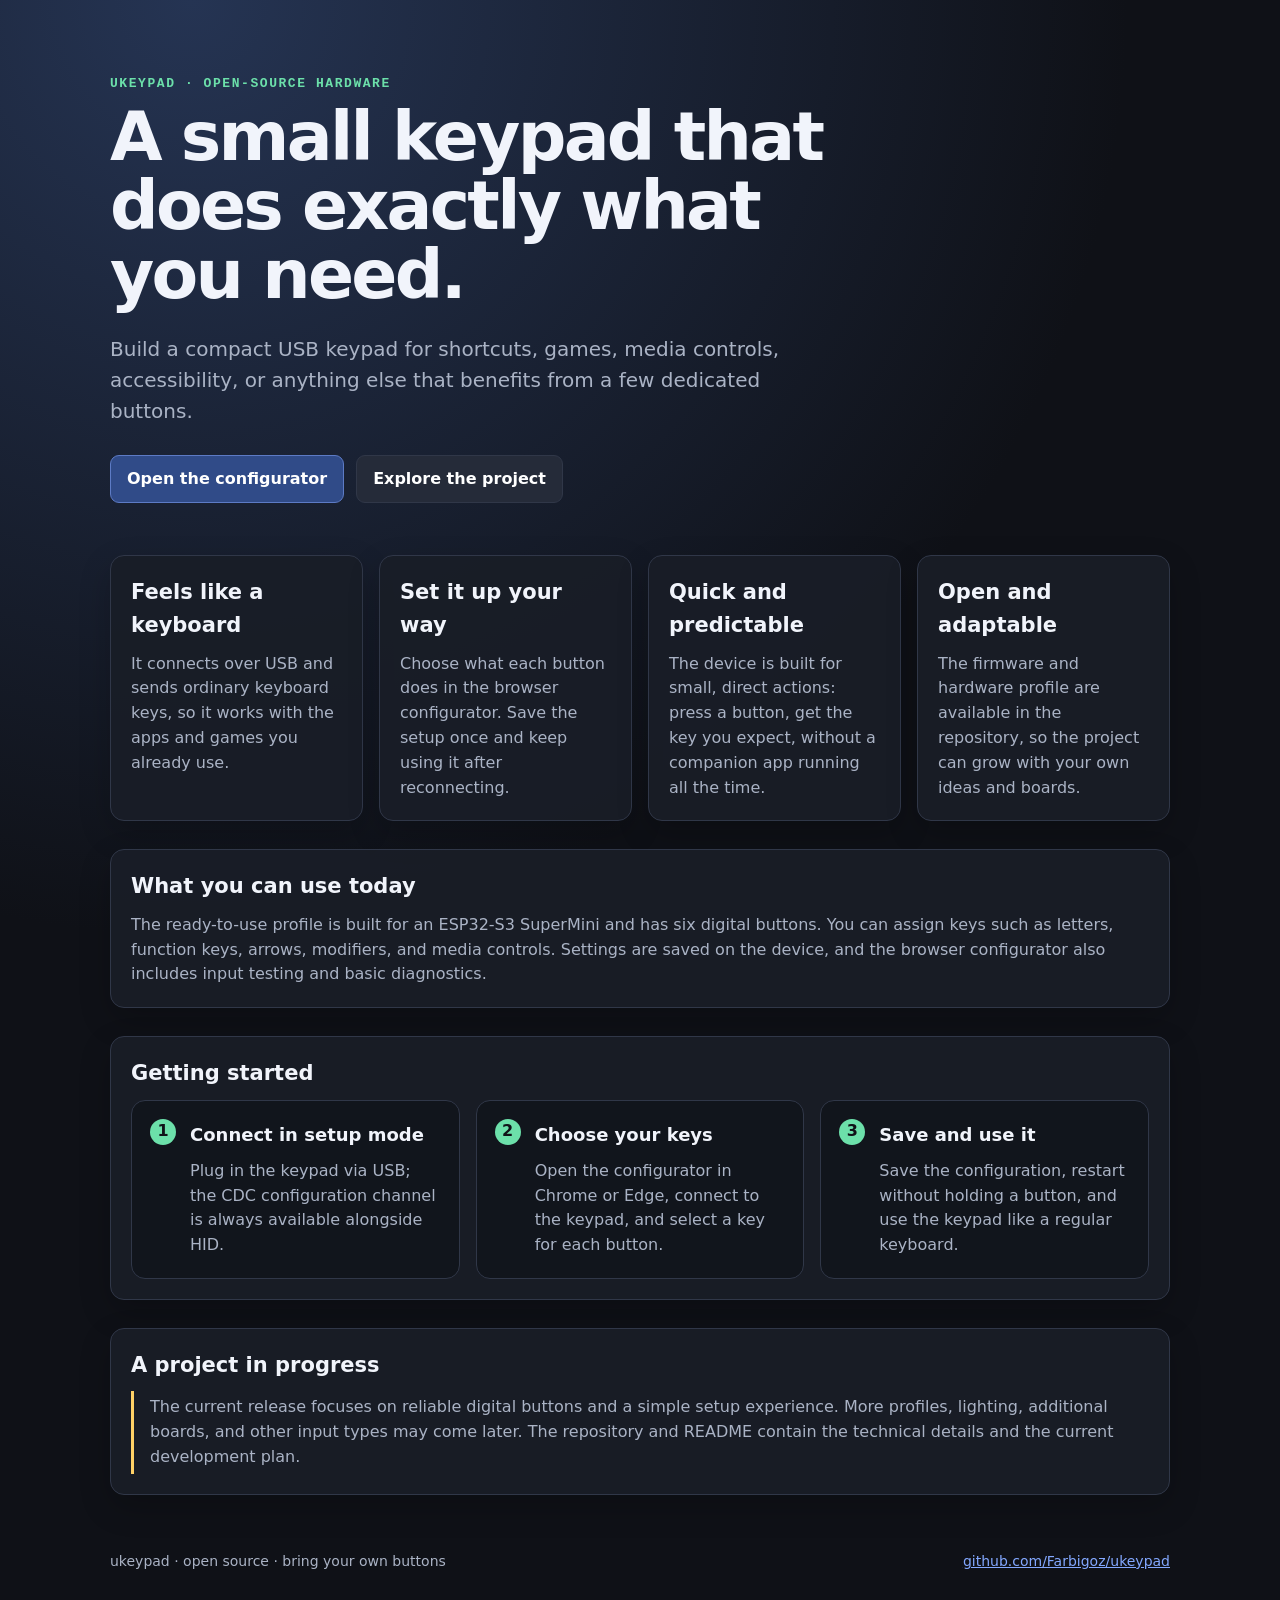
<file: index.html>
<!doctype html>
<html lang="en">
<head>
  <meta charset="utf-8">
  <meta name="viewport" content="width=device-width, initial-scale=1">
  <meta name="description" content="A small, configurable USB keypad for shortcuts, games, and custom controls.">
  <title>ukeypad — a small USB keypad for your setup</title>
  <style>
    :root { color-scheme: dark; --bg: #0f1117; --panel: #191d27; --line: #303748; --text: #f1f4fb; --muted: #aab3c5; --accent: #83a8ff; --accent2: #6ce0aa; --warm: #ffd166; }
    * { box-sizing: border-box; }
    body { margin: 0; min-height: 100vh; color: var(--text); background: radial-gradient(circle at 15% 0%, #253453, var(--bg) 48%); font: 16px/1.55 system-ui, -apple-system, BlinkMacSystemFont, "Segoe UI", sans-serif; }
    main { width: min(1060px, calc(100% - 32px)); margin: 0 auto; }
    header { padding: 76px 0 52px; }
    .eyebrow { margin: 0 0 10px; color: var(--accent2); font: 700 13px/1.2 ui-monospace, SFMono-Regular, Consolas, monospace; letter-spacing: .12em; text-transform: uppercase; }
    h1 { max-width: 780px; margin: 0; font-size: clamp(38px, 7vw, 68px); line-height: 1.02; letter-spacing: -.04em; }
    h2 { margin: 0 0 10px; font-size: 21px; }
    .lead { max-width: 700px; margin: 24px 0 0; color: var(--muted); font-size: 20px; }
    .actions { display: flex; flex-wrap: wrap; gap: 12px; margin-top: 28px; }
    a.button { display: inline-block; padding: 11px 16px; border: 1px solid #5d7bc5; border-radius: 9px; color: white; background: #304b88; text-decoration: none; font-weight: 650; }
    a.button.secondary { border-color: var(--line); background: #252b39; }
    a.button:hover { filter: brightness(1.15); }
    .grid { display: grid; grid-template-columns: repeat(auto-fit, minmax(230px, 1fr)); gap: 16px; padding-bottom: 28px; }
    .card { padding: 20px; border: 1px solid var(--line); border-radius: 14px; background: color-mix(in srgb, var(--panel) 94%, transparent); box-shadow: 0 12px 32px #0003; }
    .card p { margin: 0; color: var(--muted); }
    .wide { grid-column: 1 / -1; }
    .steps { counter-reset: step; display: grid; grid-template-columns: repeat(auto-fit, minmax(210px, 1fr)); gap: 16px; }
    .step { position: relative; padding: 20px 20px 20px 58px; border: 1px solid var(--line); border-radius: 14px; background: #090b1066; }
    .step::before { counter-increment: step; content: counter(step); position: absolute; top: 18px; left: 18px; display: grid; width: 26px; height: 26px; place-items: center; border-radius: 50%; color: #101218; background: var(--accent2); font-weight: 800; }
    .step h2 { font-size: 18px; }
    .note { border-left: 3px solid var(--warm); padding: 4px 0 4px 16px; color: var(--muted); }
    footer { display: flex; justify-content: space-between; gap: 20px; padding: 28px 0 44px; color: var(--muted); font-size: 14px; }
    footer a { color: var(--accent); }
    @media (max-width: 600px) { main { width: min(100% - 20px, 1060px); } header { padding-top: 48px; } .lead { font-size: 18px; } footer { display: block; } footer span { display: block; margin-top: 8px; } }
  </style>
</head>
<body>
<main>
  <header>
    <p class="eyebrow">ukeypad · open-source hardware</p>
    <h1>A small keypad that does exactly what you need.</h1>
    <p class="lead">Build a compact USB keypad for shortcuts, games, media controls, accessibility, or anything else that benefits from a few dedicated buttons.</p>
    <div class="actions">
      <a class="button" href="utils/configurator.html">Open the configurator</a>
      <a class="button secondary" href="https://github.com/Farbigoz/ukeypad" target="_blank" rel="noopener">Explore the project</a>
    </div>
  </header>

  <section class="grid" aria-label="Project benefits">
    <article class="card"><h2>Feels like a keyboard</h2><p>It connects over USB and sends ordinary keyboard keys, so it works with the apps and games you already use.</p></article>
    <article class="card"><h2>Set it up your way</h2><p>Choose what each button does in the browser configurator. Save the setup once and keep using it after reconnecting.</p></article>
    <article class="card"><h2>Quick and predictable</h2><p>The device is built for small, direct actions: press a button, get the key you expect, without a companion app running all the time.</p></article>
    <article class="card"><h2>Open and adaptable</h2><p>The firmware and hardware profile are available in the repository, so the project can grow with your own ideas and boards.</p></article>
  </section>

  <section class="grid">
    <article class="card wide">
      <h2>What you can use today</h2>
      <p>The ready-to-use profile is built for an ESP32-S3 SuperMini and has six digital buttons. You can assign keys such as letters, function keys, arrows, modifiers, and media controls. Settings are saved on the device, and the browser configurator also includes input testing and basic diagnostics.</p>
    </article>
  </section>

  <section class="grid" aria-labelledby="start-heading">
    <article class="card wide">
      <h2 id="start-heading">Getting started</h2>
      <div class="steps">
        <div class="step"><h2>Connect in setup mode</h2><p>Plug in the keypad via USB; the CDC configuration channel is always available alongside HID.</p></div>
        <div class="step"><h2>Choose your keys</h2><p>Open the configurator in Chrome or Edge, connect to the keypad, and select a key for each button.</p></div>
        <div class="step"><h2>Save and use it</h2><p>Save the configuration, restart without holding a button, and use the keypad like a regular keyboard.</p></div>
      </div>
    </article>
  </section>

  <section class="grid">
    <article class="card wide">
      <h2>A project in progress</h2>
      <p class="note">The current release focuses on reliable digital buttons and a simple setup experience. More profiles, lighting, additional boards, and other input types may come later. The repository and README contain the technical details and the current development plan.</p>
    </article>
  </section>

  <footer>
    <span>ukeypad · open source · bring your own buttons</span>
    <span><a href="https://github.com/Farbigoz/ukeypad" target="_blank" rel="noopener">github.com/Farbigoz/ukeypad</a></span>
  </footer>
</main>
</body>
</html>
</file>
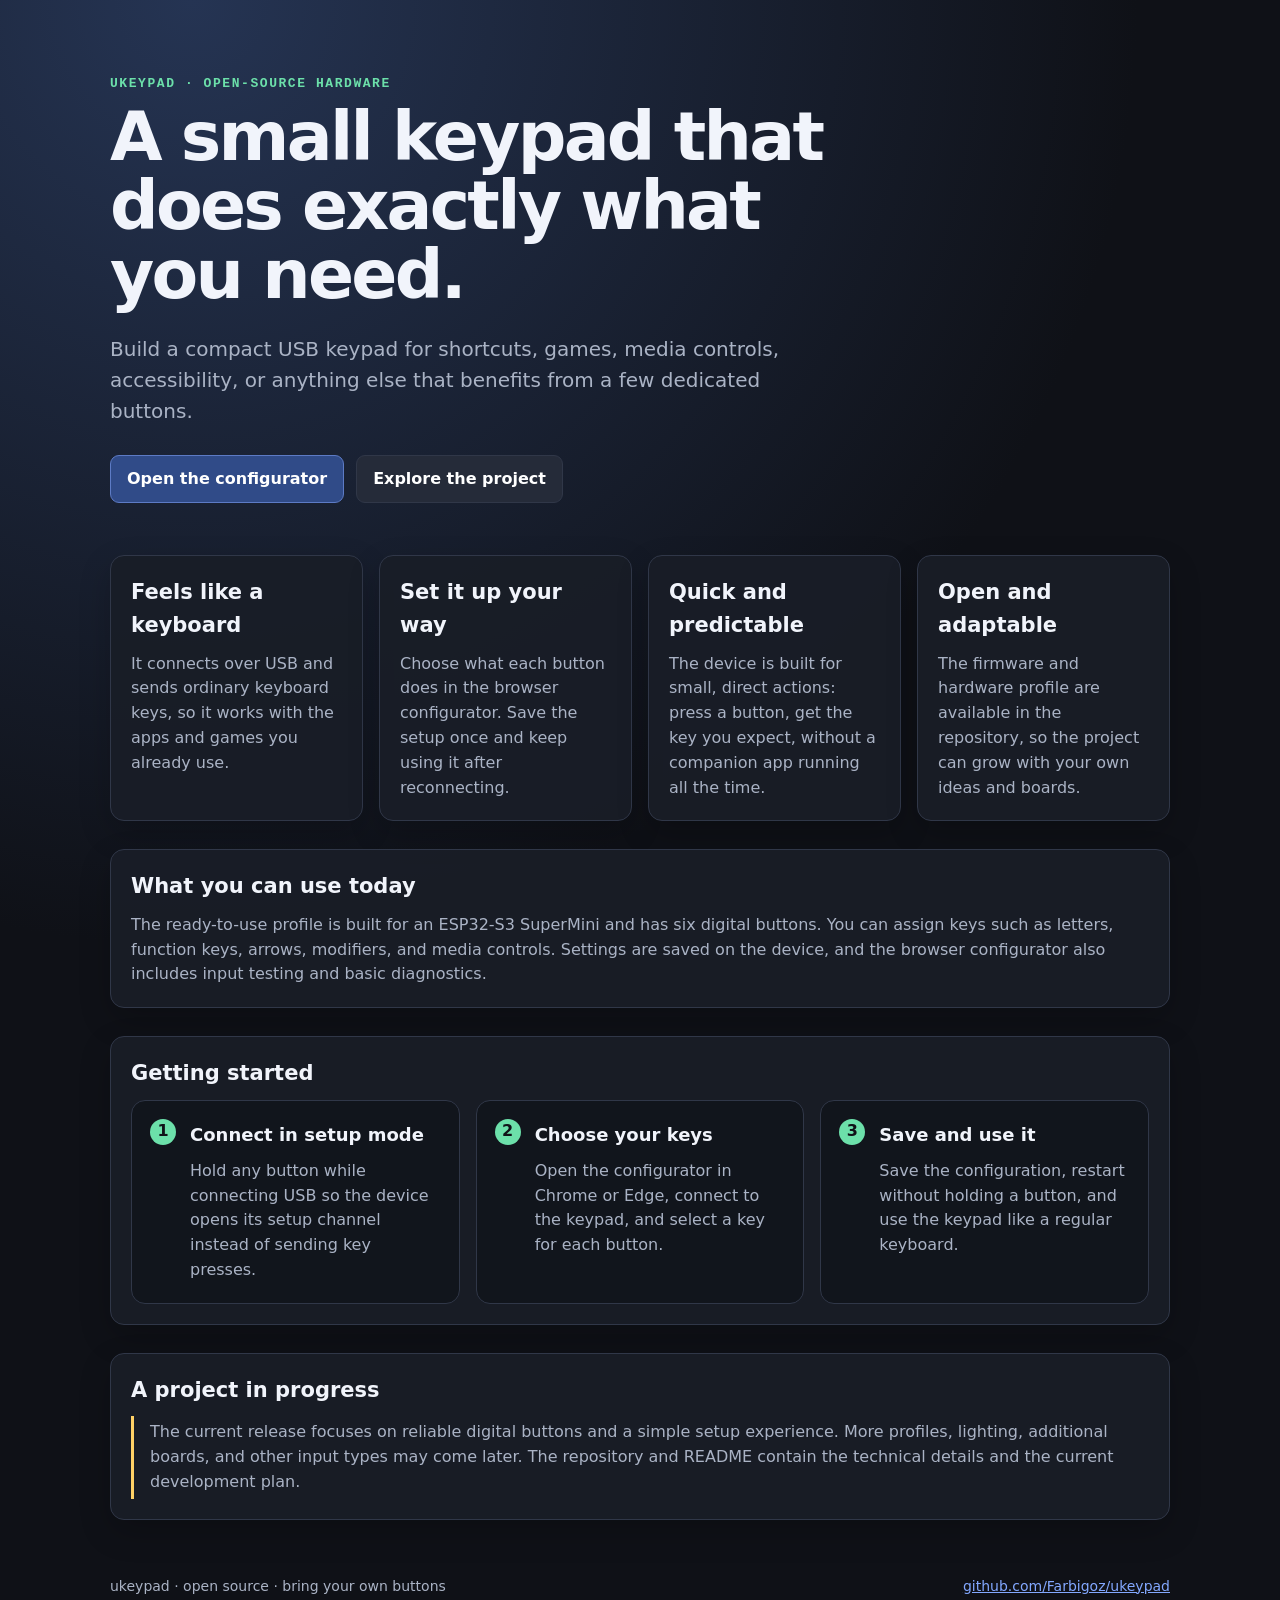
<file: docs/index.html>
<!doctype html>
<html lang="en">
<head>
  <meta charset="utf-8">
  <meta name="viewport" content="width=device-width, initial-scale=1">
  <meta name="description" content="A small, configurable USB keypad for shortcuts, games, and custom controls.">
  <title>ukeypad — a small USB keypad for your setup</title>
  <style>
    :root { color-scheme: dark; --bg: #0f1117; --panel: #191d27; --line: #303748; --text: #f1f4fb; --muted: #aab3c5; --accent: #83a8ff; --accent2: #6ce0aa; --warm: #ffd166; }
    * { box-sizing: border-box; }
    body { margin: 0; min-height: 100vh; color: var(--text); background: radial-gradient(circle at 15% 0%, #253453, var(--bg) 48%); font: 16px/1.55 system-ui, -apple-system, BlinkMacSystemFont, "Segoe UI", sans-serif; }
    main { width: min(1060px, calc(100% - 32px)); margin: 0 auto; }
    header { padding: 76px 0 52px; }
    .eyebrow { margin: 0 0 10px; color: var(--accent2); font: 700 13px/1.2 ui-monospace, SFMono-Regular, Consolas, monospace; letter-spacing: .12em; text-transform: uppercase; }
    h1 { max-width: 780px; margin: 0; font-size: clamp(38px, 7vw, 68px); line-height: 1.02; letter-spacing: -.04em; }
    h2 { margin: 0 0 10px; font-size: 21px; }
    .lead { max-width: 700px; margin: 24px 0 0; color: var(--muted); font-size: 20px; }
    .actions { display: flex; flex-wrap: wrap; gap: 12px; margin-top: 28px; }
    a.button { display: inline-block; padding: 11px 16px; border: 1px solid #5d7bc5; border-radius: 9px; color: white; background: #304b88; text-decoration: none; font-weight: 650; }
    a.button.secondary { border-color: var(--line); background: #252b39; }
    a.button:hover { filter: brightness(1.15); }
    .grid { display: grid; grid-template-columns: repeat(auto-fit, minmax(230px, 1fr)); gap: 16px; padding-bottom: 28px; }
    .card { padding: 20px; border: 1px solid var(--line); border-radius: 14px; background: color-mix(in srgb, var(--panel) 94%, transparent); box-shadow: 0 12px 32px #0003; }
    .card p { margin: 0; color: var(--muted); }
    .wide { grid-column: 1 / -1; }
    .steps { counter-reset: step; display: grid; grid-template-columns: repeat(auto-fit, minmax(210px, 1fr)); gap: 16px; }
    .step { position: relative; padding: 20px 20px 20px 58px; border: 1px solid var(--line); border-radius: 14px; background: #090b1066; }
    .step::before { counter-increment: step; content: counter(step); position: absolute; top: 18px; left: 18px; display: grid; width: 26px; height: 26px; place-items: center; border-radius: 50%; color: #101218; background: var(--accent2); font-weight: 800; }
    .step h2 { font-size: 18px; }
    .note { border-left: 3px solid var(--warm); padding: 4px 0 4px 16px; color: var(--muted); }
    footer { display: flex; justify-content: space-between; gap: 20px; padding: 28px 0 44px; color: var(--muted); font-size: 14px; }
    footer a { color: var(--accent); }
    @media (max-width: 600px) { main { width: min(100% - 20px, 1060px); } header { padding-top: 48px; } .lead { font-size: 18px; } footer { display: block; } footer span { display: block; margin-top: 8px; } }
  </style>
</head>
<body>
<main>
  <header>
    <p class="eyebrow">ukeypad · open-source hardware</p>
    <h1>A small keypad that does exactly what you need.</h1>
    <p class="lead">Build a compact USB keypad for shortcuts, games, media controls, accessibility, or anything else that benefits from a few dedicated buttons.</p>
    <div class="actions">
      <a class="button" href="configurator.html">Open the configurator</a>
      <a class="button secondary" href="https://github.com/Farbigoz/ukeypad" target="_blank" rel="noopener">Explore the project</a>
    </div>
  </header>

  <section class="grid" aria-label="Project benefits">
    <article class="card"><h2>Feels like a keyboard</h2><p>It connects over USB and sends ordinary keyboard keys, so it works with the apps and games you already use.</p></article>
    <article class="card"><h2>Set it up your way</h2><p>Choose what each button does in the browser configurator. Save the setup once and keep using it after reconnecting.</p></article>
    <article class="card"><h2>Quick and predictable</h2><p>The device is built for small, direct actions: press a button, get the key you expect, without a companion app running all the time.</p></article>
    <article class="card"><h2>Open and adaptable</h2><p>The firmware and hardware profile are available in the repository, so the project can grow with your own ideas and boards.</p></article>
  </section>

  <section class="grid">
    <article class="card wide">
      <h2>What you can use today</h2>
      <p>The ready-to-use profile is built for an ESP32-S3 SuperMini and has six digital buttons. You can assign keys such as letters, function keys, arrows, modifiers, and media controls. Settings are saved on the device, and the browser configurator also includes input testing and basic diagnostics.</p>
    </article>
  </section>

  <section class="grid" aria-labelledby="start-heading">
    <article class="card wide">
      <h2 id="start-heading">Getting started</h2>
      <div class="steps">
        <div class="step"><h2>Connect in setup mode</h2><p>Hold any button while connecting USB so the device opens its setup channel instead of sending key presses.</p></div>
        <div class="step"><h2>Choose your keys</h2><p>Open the configurator in Chrome or Edge, connect to the keypad, and select a key for each button.</p></div>
        <div class="step"><h2>Save and use it</h2><p>Save the configuration, restart without holding a button, and use the keypad like a regular keyboard.</p></div>
      </div>
    </article>
  </section>

  <section class="grid">
    <article class="card wide">
      <h2>A project in progress</h2>
      <p class="note">The current release focuses on reliable digital buttons and a simple setup experience. More profiles, lighting, additional boards, and other input types may come later. The repository and README contain the technical details and the current development plan.</p>
    </article>
  </section>

  <footer>
    <span>ukeypad · open source · bring your own buttons</span>
    <span><a href="https://github.com/Farbigoz/ukeypad" target="_blank" rel="noopener">github.com/Farbigoz/ukeypad</a></span>
  </footer>
</main>
</body>
</html>
</file>
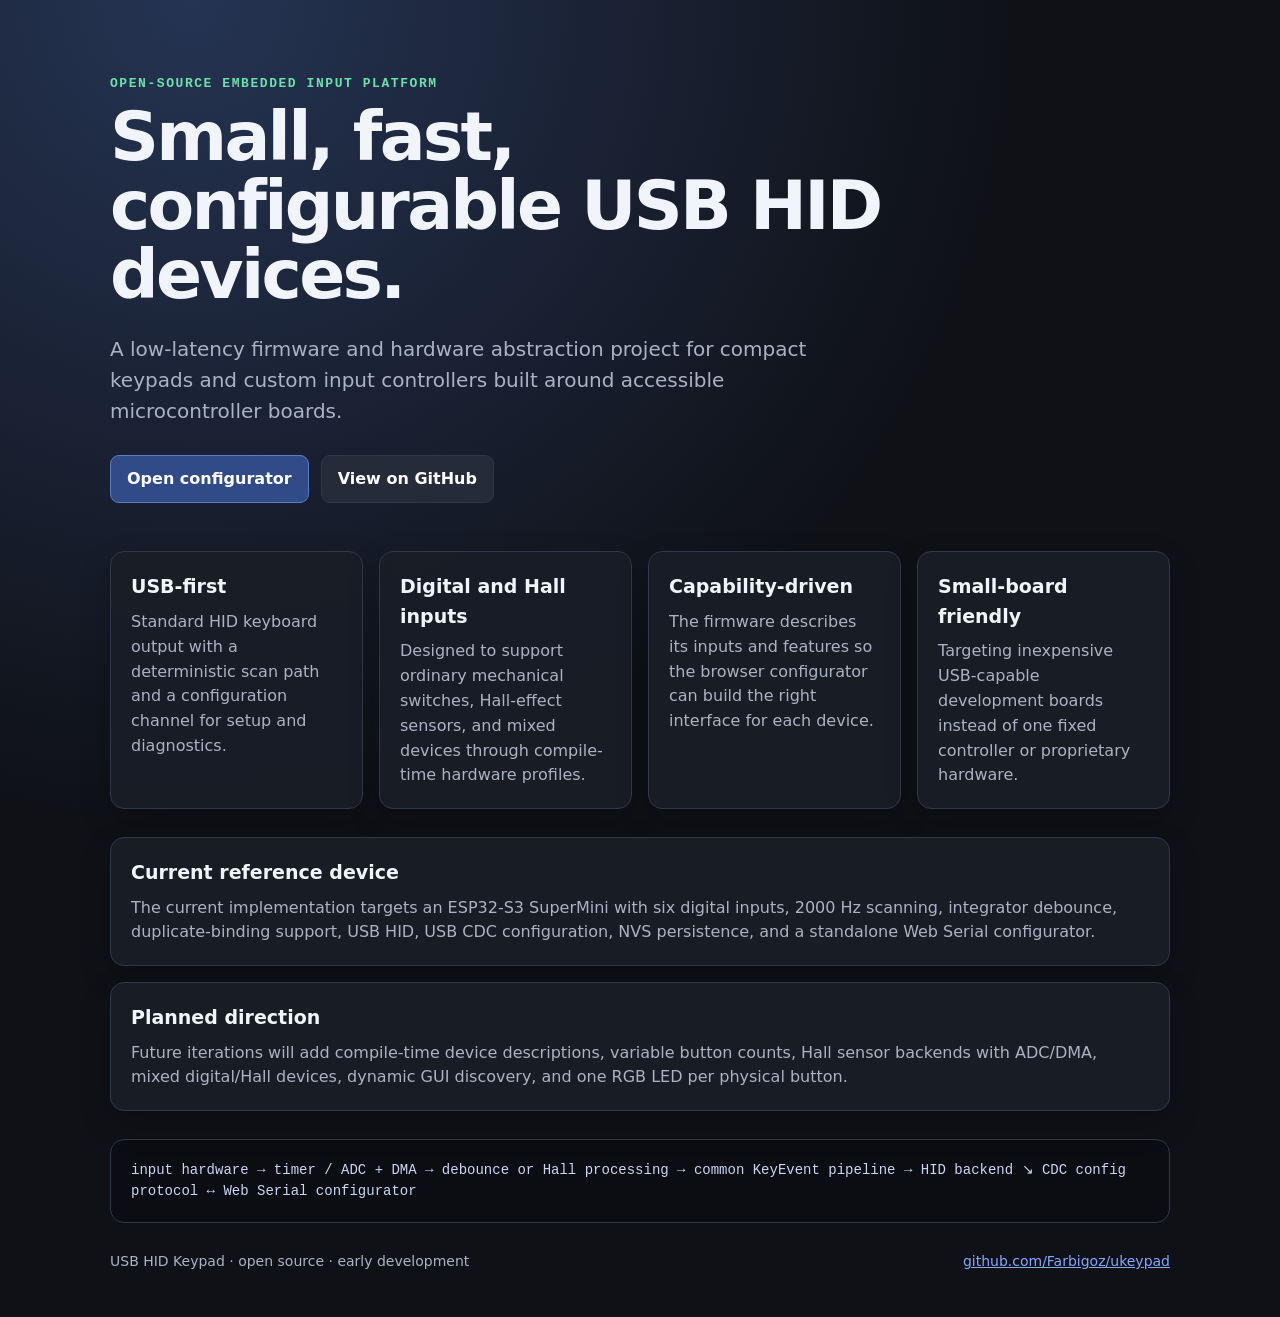
<file: web/index.html>
<!doctype html>
<html lang="en">
<head>
  <meta charset="utf-8">
  <meta name="viewport" content="width=device-width, initial-scale=1">
  <meta name="description" content="A low-latency, configurable USB HID keypad platform for small microcontroller boards.">
  <title>USB HID Keypad</title>
  <style>
    :root { color-scheme: dark; --bg: #0f1117; --panel: #191d27; --line: #303748; --text: #f1f4fb; --muted: #aab3c5; --accent: #83a8ff; --accent2: #6ce0aa; }
    * { box-sizing: border-box; }
    body { margin: 0; min-height: 100vh; color: var(--text); background: radial-gradient(circle at 15% 0%, #253453, var(--bg) 48%); font: 16px/1.55 system-ui, -apple-system, BlinkMacSystemFont, "Segoe UI", sans-serif; }
    main { width: min(1060px, calc(100% - 32px)); margin: 0 auto; }
    header { padding: 76px 0 48px; }
    .eyebrow { margin: 0 0 10px; color: var(--accent2); font: 700 13px/1.2 ui-monospace, SFMono-Regular, Consolas, monospace; letter-spacing: .12em; text-transform: uppercase; }
    h1 { max-width: 780px; margin: 0; font-size: clamp(38px, 7vw, 68px); line-height: 1.02; letter-spacing: -.04em; }
    .lead { max-width: 720px; margin: 24px 0 0; color: var(--muted); font-size: 20px; }
    .actions { display: flex; flex-wrap: wrap; gap: 12px; margin-top: 28px; }
    a.button { display: inline-block; padding: 11px 16px; border: 1px solid #5d7bc5; border-radius: 9px; color: white; background: #304b88; text-decoration: none; font-weight: 650; }
    a.button.secondary { border-color: var(--line); background: #252b39; }
    a.button:hover { filter: brightness(1.15); }
    .grid { display: grid; grid-template-columns: repeat(auto-fit, minmax(230px, 1fr)); gap: 16px; padding-bottom: 28px; }
    .card { padding: 20px; border: 1px solid var(--line); border-radius: 14px; background: color-mix(in srgb, var(--panel) 94%, transparent); box-shadow: 0 12px 32px #0003; }
    .card h2 { margin: 0 0 8px; font-size: 19px; }
    .card p { margin: 0; color: var(--muted); }
    .wide { grid-column: 1 / -1; }
    .architecture { overflow-x: auto; padding: 20px; border: 1px solid var(--line); border-radius: 14px; background: #090b10aa; color: #cbd6f5; font: 14px/1.5 ui-monospace, SFMono-Regular, Consolas, monospace; }
    footer { display: flex; justify-content: space-between; gap: 20px; padding: 28px 0 44px; color: var(--muted); font-size: 14px; }
    footer a { color: var(--accent); }
    @media (max-width: 600px) { main { width: min(100% - 20px, 1060px); } header { padding-top: 48px; } .lead { font-size: 18px; } footer { display: block; } footer span { display: block; margin-top: 8px; } }
  </style>
</head>
<body>
<main>
  <header>
    <p class="eyebrow">Open-source embedded input platform</p>
    <h1>Small, fast, configurable USB HID devices.</h1>
    <p class="lead">A low-latency firmware and hardware abstraction project for compact keypads and custom input controllers built around accessible microcontroller boards.</p>
    <div class="actions">
      <a class="button" href="configurator.html">Open configurator</a>
      <a class="button secondary" href="https://github.com/Farbigoz/ukeypad" target="_blank" rel="noopener">View on GitHub</a>
    </div>
  </header>

  <section class="grid">
    <article class="card"><h2>USB-first</h2><p>Standard HID keyboard output with a deterministic scan path and a configuration channel for setup and diagnostics.</p></article>
    <article class="card"><h2>Digital and Hall inputs</h2><p>Designed to support ordinary mechanical switches, Hall-effect sensors, and mixed devices through compile-time hardware profiles.</p></article>
    <article class="card"><h2>Capability-driven</h2><p>The firmware describes its inputs and features so the browser configurator can build the right interface for each device.</p></article>
    <article class="card"><h2>Small-board friendly</h2><p>Targeting inexpensive USB-capable development boards instead of one fixed controller or proprietary hardware.</p></article>
  </section>

  <section class="grid">
    <article class="card wide">
      <h2>Current reference device</h2>
      <p>The current implementation targets an ESP32-S3 SuperMini with six digital inputs, 2000 Hz scanning, integrator debounce, duplicate-binding support, USB HID, USB CDC configuration, NVS persistence, and a standalone Web Serial configurator.</p>
    </article>
    <article class="card wide">
      <h2>Planned direction</h2>
      <p>Future iterations will add compile-time device descriptions, variable button counts, Hall sensor backends with ADC/DMA, mixed digital/Hall devices, dynamic GUI discovery, and one RGB LED per physical button.</p>
    </article>
  </section>

  <section class="architecture">
    input hardware → timer / ADC + DMA → debounce or Hall processing
                   → common KeyEvent pipeline → HID backend
                   ↘ CDC config protocol ↔ Web Serial configurator
  </section>

  <footer>
    <span>USB HID Keypad · open source · early development</span>
    <span><a href="https://github.com/Farbigoz/ukeypad" target="_blank" rel="noopener">github.com/Farbigoz/ukeypad</a></span>
  </footer>
</main>
</body>
</html>
</file>
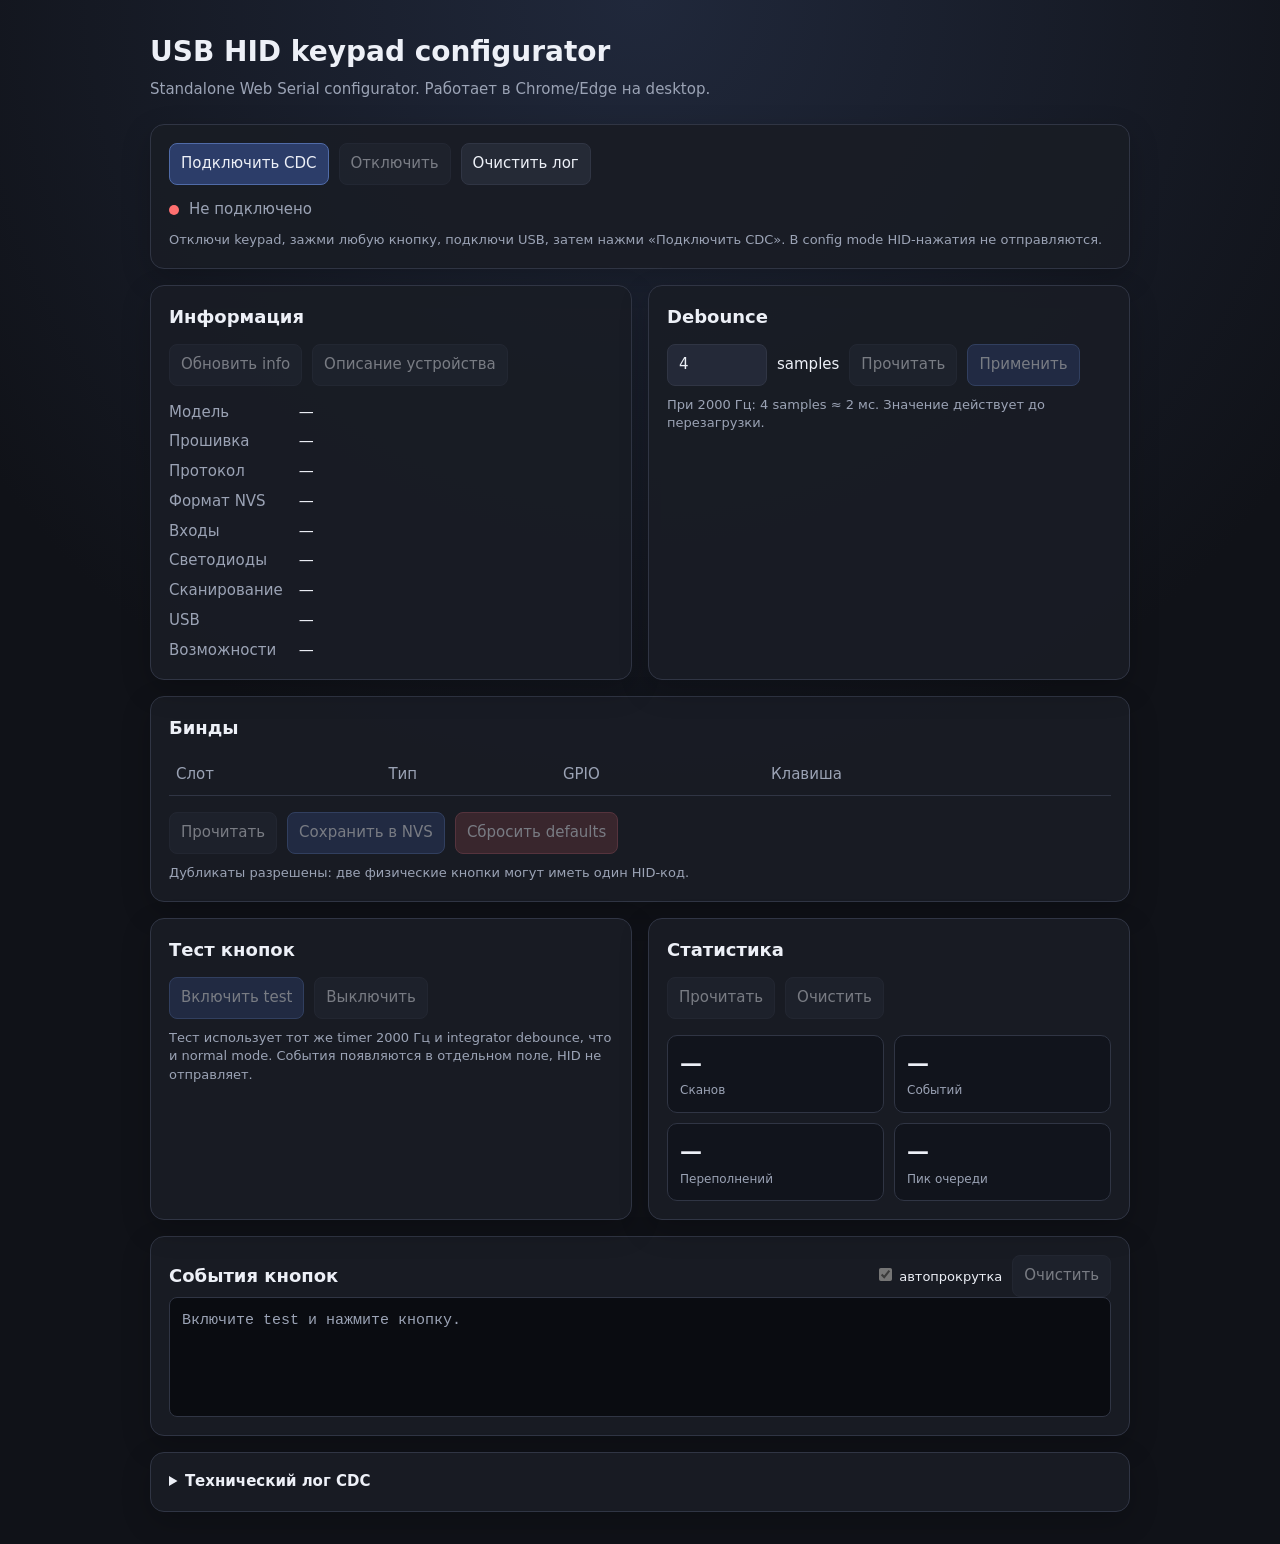
<file: docs/configurator.html>
<!doctype html>
<!-- Generated from docs/src/configurator/; edit sources, not this file. -->
<html lang="ru">
<head>
  <meta charset="utf-8">
  <meta name="viewport" content="width=device-width, initial-scale=1">
  <title>USB HID keypad configurator</title>
  <style>
    :root { color-scheme: dark; --bg: #101218; --panel: #191c25; --line: #303544; --text: #edf0f7; --muted: #9ba3b5; --accent: #7aa2ff; --good: #55d187; --bad: #ff7070; }
    * { box-sizing: border-box; }
    body { margin: 0; min-height: 100vh; background: radial-gradient(circle at top, #20283b, var(--bg) 48%); color: var(--text); font: 15px/1.45 system-ui, -apple-system, Segoe UI, sans-serif; }
    main { width: min(980px, calc(100% - 32px)); margin: 32px auto; }
    h1 { margin: 0 0 6px; font-size: 28px; }
    h2 { margin: 0 0 14px; font-size: 18px; }
    p { color: var(--muted); }
    .subtitle { margin: 0 0 24px; }
    .grid { display: grid; grid-template-columns: repeat(auto-fit, minmax(280px, 1fr)); gap: 16px; }
    .panel { background: color-mix(in srgb, var(--panel) 94%, transparent); border: 1px solid var(--line); border-radius: 14px; padding: 18px; box-shadow: 0 10px 30px #0003; }
    .wide { grid-column: 1 / -1; }
    .toolbar, .actions, .status { display: flex; align-items: center; flex-wrap: wrap; gap: 10px; }
    button, select, input { border: 1px solid var(--line); border-radius: 8px; background: #242938; color: var(--text); padding: 9px 11px; font: inherit; }
    button { cursor: pointer; background: #2c3d69; border-color: #506ba8; }
    button:hover:not(:disabled) { filter: brightness(1.16); }
    button.secondary { background: #252a36; border-color: var(--line); }
    button.danger { background: #63343b; border-color: #a0525d; }
    button:disabled { cursor: not-allowed; opacity: .45; }
    .status { margin: 14px 0 0; color: var(--muted); }
    .dot { width: 10px; height: 10px; border-radius: 50%; background: var(--bad); }
    .dot.connected { background: var(--good); }
    table { width: 100%; border-collapse: collapse; }
    th, td { text-align: left; padding: 9px 7px; border-bottom: 1px solid var(--line); }
    th { color: var(--muted); font-weight: 500; }
    td:first-child { width: 70px; color: var(--muted); }
    td:nth-child(2) { color: var(--muted); width: 90px; }
    select { width: 100%; }
    code { color: #b8c9ff; }
    .hint { margin: 10px 0 0; font-size: 13px; }
    pre { min-height: 170px; max-height: 300px; overflow: auto; margin: 0; padding: 12px; border: 1px solid var(--line); border-radius: 8px; background: #0a0c11; color: #cbd5e9; white-space: pre-wrap; word-break: break-word; }
    .mono { font-family: ui-monospace, SFMono-Regular, Consolas, monospace; }
    .info-grid { display: grid; grid-template-columns: max-content 1fr; gap: 8px 16px; margin-top: 16px; }
    .info-label { color: var(--muted); }
    .info-value { overflow-wrap: anywhere; }
    .stats-grid { display: grid; grid-template-columns: repeat(2, minmax(0, 1fr)); gap: 10px; margin-top: 16px; }
    .stat-tile { padding: 12px; border: 1px solid var(--line); border-radius: 10px; background: #11141c; }
    .stat-value { font-size: 22px; font-weight: 650; }
    .stat-label { margin-top: 3px; color: var(--muted); font-size: 12px; }
    .stat-warn { color: var(--bad); }
    .events { min-height: 120px; max-height: 260px; overflow: auto; padding: 12px; border: 1px solid var(--line); border-radius: 8px; background: #0a0c11; white-space: normal; overflow-wrap: anywhere; }
    .event-row { padding: 5px 0; border-bottom: 1px solid #252936; }
    .event-row:last-child { border-bottom: 0; }
    .event-press { color: var(--good); }
    .event-release { color: var(--muted); }
    .empty-state { color: var(--muted); }
    details.panel { padding: 0; }
    details.panel > summary { padding: 18px; cursor: pointer; color: var(--text); font-weight: 600; list-style-position: inside; }
    details.panel[open] > summary { border-bottom: 1px solid var(--line); }
    details.panel > pre { margin: 18px; }
    .unsupported { color: #ffd166; }
    @media (max-width: 600px) { main { width: min(100% - 18px, 980px); margin: 18px auto; } .panel { padding: 14px; } }
  </style>
</head>
<body>
<main>
  <h1>USB HID keypad configurator</h1>
  <p class="subtitle">Standalone Web Serial configurator. Работает в Chrome/Edge на desktop.</p>

  <section class="panel">
    <div class="toolbar">
      <button id="connect">Подключить CDC</button>
      <button id="disconnect" class="secondary" disabled>Отключить</button>
      <button id="clearLog" class="secondary">Очистить лог</button>
    </div>
    <div class="status"><span id="dot" class="dot"></span><span id="status">Не подключено</span></div>
    <p class="hint">Отключи keypad, зажми любую кнопку, подключи USB, затем нажми «Подключить CDC». В config mode HID-нажатия не отправляются.</p>
    <p id="unsupported" class="hint unsupported" hidden>Этот браузер не поддерживает Web Serial API. Используй Chrome или Edge на desktop.</p>
  </section>

  <div class="grid" style="margin-top:16px">
    <section class="panel">
      <h2>Информация</h2>
      <div class="actions">
        <button id="info" class="secondary" disabled>Обновить info</button>
        <button id="getDevice" class="secondary" disabled>Описание устройства</button>
      </div>
      <div id="infoOutput" class="info-grid">
        <span class="info-label">Модель</span><span class="info-value" id="infoModel">—</span>
        <span class="info-label">Прошивка</span><span class="info-value" id="infoFirmware">—</span>
        <span class="info-label">Протокол</span><span class="info-value" id="infoProtocol">—</span>
        <span class="info-label">Формат NVS</span><span class="info-value" id="infoConfigVersion">—</span>
        <span class="info-label">Входы</span><span class="info-value" id="infoInputs">—</span>
        <span class="info-label">Светодиоды</span><span class="info-value" id="infoLeds">—</span>
        <span class="info-label">Сканирование</span><span class="info-value" id="infoScan">—</span>
        <span class="info-label">USB</span><span class="info-value" id="infoUsb">—</span>
        <span class="info-label">Возможности</span><span class="info-value" id="infoCapabilities">—</span>
      </div>
    </section>
    <section class="panel">
      <h2>Debounce</h2>
      <div class="toolbar">
        <input id="debounceValue" type="number" min="1" max="255" value="4" style="width:100px">
        <span>samples</span>
        <button id="readDebounce" class="secondary" disabled>Прочитать</button>
        <button id="setDebounce" disabled>Применить</button>
      </div>
      <p class="hint">При 2000 Гц: 4 samples ≈ 2 мс. Значение действует до перезагрузки.</p>
    </section>
  </div>

  <section class="panel" style="margin-top:16px">
    <h2>Бинды</h2>
    <table>
      <thead><tr><th>Слот</th><th>Тип</th><th>GPIO</th><th>Клавиша</th></tr></thead>
      <tbody id="bindings"></tbody>
    </table>
    <div class="actions" style="margin-top:16px">
      <button id="readBindings" class="secondary" disabled>Прочитать</button>
      <button id="save" disabled>Сохранить в NVS</button>
      <button id="reset" class="danger" disabled>Сбросить defaults</button>
    </div>
    <p class="hint">Дубликаты разрешены: две физические кнопки могут иметь один HID-код.</p>
  </section>

  <div class="grid" style="margin-top:16px">
    <section class="panel">
      <h2>Тест кнопок</h2>
      <div class="actions">
        <button id="testOn" disabled>Включить test</button>
        <button id="testOff" class="secondary" disabled>Выключить</button>
      </div>
      <p class="hint">Тест использует тот же timer 2000 Гц и integrator debounce, что и normal mode. События появляются в отдельном поле, HID не отправляет.</p>
    </section>
    <section class="panel">
      <h2>Статистика</h2>
      <div class="actions">
        <button id="readStats" class="secondary" disabled>Прочитать</button>
        <button id="clearStats" class="secondary" disabled>Очистить</button>
      </div>
      <div class="stats-grid" aria-live="polite">
        <div class="stat-tile"><div class="stat-value" id="statsScan">—</div><div class="stat-label">Сканов</div></div>
        <div class="stat-tile"><div class="stat-value" id="statsEvents">—</div><div class="stat-label">Событий</div></div>
        <div class="stat-tile"><div class="stat-value" id="statsOverflow">—</div><div class="stat-label">Переполнений</div></div>
        <div class="stat-tile"><div class="stat-value" id="statsQueue">—</div><div class="stat-label">Пик очереди</div></div>
      </div>
    </section>
  </div>

  <section class="panel" style="margin-top:16px">
    <div class="toolbar">
      <h2 style="margin:0; flex:1">События кнопок</h2>
      <label class="hint" style="margin:0"><input id="autoScrollEvents" type="checkbox" checked> автопрокрутка</label>
      <button id="clearEvents" class="secondary">Очистить</button>
    </div>
    <div id="events" class="events mono empty-state" aria-live="polite">Включите test и нажмите кнопку.</div>
  </section>

  <details class="panel" style="margin-top:16px">
    <summary>Технический лог CDC</summary>
    <pre id="log" class="mono"></pre>
  </details>
</main>
<script>
(() => {
  'use strict';

  const MAX_UI_INPUTS = 32;
  const keys = [
    ...'ABCDEFGHIJKLMNOPQRSTUVWXYZ'.split(''), ...'0123456789'.split(''),
    ...Array.from({ length: 24 }, (_, i) => `F${i + 1}`),
    'ENTER', 'ESC', 'TAB', 'SPACE', 'BACKSPACE', 'INSERT', 'DELETE',
    'HOME', 'END', 'PAGEUP', 'PAGEDOWN', 'UP', 'DOWN', 'LEFT', 'RIGHT',
    'CAPSLOCK', 'PRINTSCREEN', 'SCROLLLOCK', 'MENU', 'MUTE', 'VOLUP', 'VOLDN',
    'CTRL', 'SHIFT', 'ALT', 'GUI', 'WIN', 'LCTRL', 'RCTRL', 'LSHIFT',
    'RSHIFT', 'LALT', 'RALT', 'ALTGR', 'LWIN', 'RWIN', 'CMD'
  ];

  let port = null;
  let reader = null;
  let keepReading = false;
  let receiveBuffer = '';
  let pending = [];
  let commandChain = Promise.resolve();
  let listing = false;
  let descriptor = null;
  let descriptorFrame = null;
  const currentBindings = new Map();
  const numberFormat = new Intl.NumberFormat('ru-RU');
  const infoFieldIds = ['infoModel', 'infoFirmware', 'infoProtocol', 'infoConfigVersion', 'infoInputs', 'infoLeds', 'infoScan', 'infoUsb', 'infoCapabilities'];
  const statsFieldIds = ['statsScan', 'statsEvents', 'statsOverflow', 'statsQueue'];

  function parseFields(line) {
    const fields = {};
    line.replace(/([a-z_]+)=([^ ]+)/g, (_, key, value) => { fields[key] = value; return ''; });
    return fields;
  }

  function parseDescriptorLine(line) {
    if (line === 'OK device_begin') {
      descriptorFrame = {};
      return;
    }
    if (!descriptorFrame) return;
    if (line.startsWith('OK device ')) {
      descriptorFrame.device = parseFields(line.slice('OK device '.length));
    } else if (line.startsWith('OK inputs ')) {
      const fields = parseFields(line.slice('OK inputs '.length));
      descriptorFrame.inputs = {
        count: Number(fields.count),
        types: fields.types ? fields.types.split(',') : [],
        pins: fields.pins ? fields.pins.split(',').map(Number) : []
      };
    } else if (line.startsWith('OK leds ')) {
      descriptorFrame.leds = parseFields(line.slice('OK leds '.length));
    } else if (line.startsWith('OK capabilities ')) {
      descriptorFrame.capabilities = parseFields(line.slice('OK capabilities '.length));
    } else if (line === 'OK device_end') {
      try { descriptor = validateDescriptor(descriptorFrame); renderBindings(); }
      catch (error) { descriptor = null; renderBindings(); log(`ERR code=DEVICE_DESCRIPTOR_INVALID message=${error.message}`, true); }
      descriptorFrame = null;
    }
  }

  function validateDescriptor(value) {
    const device = value.device || {};
    const inputs = value.inputs || {};
    const protocol = Number(device.protocol);
    if (!device.model || !device.firmware || !Number.isInteger(protocol) || protocol !== 1) {
      throw new Error('unsupported protocol or missing device fields');
    }
    if (!Number.isInteger(inputs.count) || inputs.count < 1 || inputs.count > MAX_UI_INPUTS ||
        inputs.types.length !== inputs.count || inputs.pins.length !== inputs.count ||
        inputs.pins.some(pin => !Number.isInteger(pin))) {
      throw new Error('invalid input count, types, or pins');
    }
    return { ...value, device, inputs };
  }

  function renderBindings() {
    const body = $('bindings');
    body.replaceChildren();
    if (!descriptor) return;
    descriptor.inputs.types.forEach((type, slot) => {
      const row = document.createElement('tr');
      row.innerHTML = `<td>${slot}</td><td>${type}</td><td>GPIO${descriptor.inputs.pins[slot]}</td><td><select id="key-${slot}"></select></td>`;
      const select = row.querySelector('select');
      keys.forEach(key => {
        const option = document.createElement('option');
        option.value = key; option.textContent = key; select.appendChild(option);
      });
      body.appendChild(row);
      const binding = currentBindings.get(slot);
      if (binding && keys.includes(binding)) select.value = binding;
    });
  }

  function clearDescriptor() {
    descriptor = null;
    descriptorFrame = null;
    currentBindings.clear();
    $('bindings').replaceChildren();
  }

  const $ = id => document.getElementById(id);
  const log = (text, error = false) => {
    const stamp = new Date().toLocaleTimeString();
    $('log').textContent += `[${stamp}] ${text}\n`;
    $('log').scrollTop = $('log').scrollHeight;
    if (error) $('status').textContent = text;
  };

  function setText(id, value) {
    const element = $(id);
    if (element) element.textContent = value || '—';
  }

  function clearStructuredPanels() {
    [...infoFieldIds, ...statsFieldIds].forEach(id => setText(id, '—'));
    $('statsOverflow').classList.remove('stat-warn');
    $('events').replaceChildren();
    $('events').classList.add('empty-state');
    $('events').textContent = 'Включите test и нажмите кнопку.';
  }

  function renderInfo(line) {
    const fields = parseFields(line.slice('OK info '.length));
    setText('infoModel', fields.model);
    setText('infoFirmware', fields.firmware);
    setText('infoProtocol', fields.protocol);
    setText('infoConfigVersion', fields.config_version);
    setText('infoInputs', fields.input_count ? `${fields.input_count} (${fields.input_types || '—'})` : '—');
    setText('infoLeds', fields.led_count);
    setText('infoScan', fields.scan_hz ? `${numberFormat.format(Number(fields.scan_hz))} Гц` : '—');
    setText('infoUsb', fields.usb);
    setText('infoCapabilities', fields.capabilities ? fields.capabilities.split(',').map(item => item.replace('=', ': ')).join(' · ') : '—');
  }

  function renderStats(line) {
    if (line === 'OK stats=cleared') {
      ['statsScan', 'statsEvents', 'statsOverflow', 'statsQueue'].forEach(id => setText(id, '0'));
      $('statsOverflow').classList.remove('stat-warn');
      return;
    }
    const fields = parseFields(line.slice('OK stats '.length));
    setText('statsScan', fields.scan ? numberFormat.format(Number(fields.scan)) : '—');
    setText('statsEvents', fields.events ? numberFormat.format(Number(fields.events)) : '—');
    setText('statsOverflow', fields.overflow ? numberFormat.format(Number(fields.overflow)) : '0');
    setText('statsQueue', fields.queue_max ? numberFormat.format(Number(fields.queue_max)) : '0');
    $('statsOverflow').classList.toggle('stat-warn', Number(fields.overflow) > 0);
  }

  function appendEvent(line) {
    const fields = parseFields(line.slice('OK test '.length));
    const row = document.createElement('div');
    const stamp = new Date().toLocaleTimeString('ru-RU', { hour: '2-digit', minute: '2-digit', second: '2-digit' });
    row.className = `event-row ${fields.event === 'PRESS' ? 'event-press' : 'event-release'}`;
    row.textContent = `[${stamp}] ${fields.event || 'EVENT'}  ${fields.key || '—'}`;
    if ($('events').classList.contains('empty-state')) {
      $('events').replaceChildren();
      $('events').classList.remove('empty-state');
    }
    $('events').appendChild(row);
    if ($('autoScrollEvents').checked) $('events').scrollTop = $('events').scrollHeight;
  }

  const setConnected = connected => {
    $('dot').classList.toggle('connected', connected);
    $('status').textContent = connected ? 'Подключено' : 'Не подключено';
    $('connect').disabled = connected;
    $('disconnect').disabled = !connected;
    document.querySelectorAll('button:not(#connect):not(#disconnect):not(#clearLog), input, select')
      .forEach(el => { if (el.dataset.always !== 'true') el.disabled = !connected; });
  };

  async function readLoop() {
    const decoder = new TextDecoderStream();
    port.readable.pipeTo(decoder.writable).catch(() => {});
    reader = decoder.readable.getReader();
    keepReading = true;
    try {
      while (keepReading) {
        const { value, done } = await reader.read();
        if (done) break;
        receiveBuffer += value;
        const lines = receiveBuffer.split(/\r?\n/);
        receiveBuffer = lines.pop() || '';
        lines.filter(line => line.length).forEach(handleLine);
      }
    } catch (error) {
      if (keepReading) log(`ERR read ${error.message}`, true);
    } finally {
      reader.releaseLock(); reader = null;
    }
  }

  function handleLine(line) {
    log(`< ${line}`);
    parseDescriptorLine(line);
    if (line.startsWith('OK info ')) renderInfo(line);
    if (line.startsWith('OK stats ') || line === 'OK stats=cleared') renderStats(line);
    if (line.startsWith('OK test event=')) appendEvent(line);
    if (line.startsWith('Current bindings:')) listing = true;
    if (listing && line.match(/^\s*slot /)) {
      const match = line.match(/^\s*slot (\d+) -> ([^ ]+)/);
      if (match) {
        const slot = Number(match[1]);
        const binding = match[2];
        currentBindings.set(slot, binding);
        const select = $('key-' + slot);
        if (select && keys.includes(binding)) select.value = binding;
      }
    }
    if (listing && line === 'OK list') listing = false;
    if (line.startsWith('OK debounce_samples=')) {
      const value = line.match(/debounce_samples=(\d+)/)?.[1];
      if (value) $('debounceValue').value = value;
    }
    if (pending.length) {
      const request = pending[0];
      if (!request.matches || request.matches(line)) {
        pending.shift();
        request.resolve(line);
      }
    }
  }

  async function send(command, wait = false, matches = null) {
    if (!port?.writable) throw new Error('CDC не подключён');
    const writer = port.writable.getWriter();
    let response = null;
    let responsePromise = null;
    if (wait) {
      responsePromise = new Promise(resolve => {
        pending.push({ resolve, matches });
      });
    }
    try {
      log(`> ${command}`);
      await writer.write(new TextEncoder().encode(`${command}\n`));
    } finally {
      writer.releaseLock();
    }
    if (responsePromise) response = await responsePromise;
    return response;
  }

  function responseMatches(command, line) {
    if (command === 'info') return line.startsWith('OK info ');
    if (command === 'get_device') return line === 'OK device_end';
    if (command === 'list') return line === 'OK list';
    if (command === 'debounce') return line.startsWith('OK debounce_samples=');
    return line.startsWith('OK ') || line.startsWith('ERR ');
  }

  async function requestCommand(command) {
    if (!port?.writable) throw new Error('CDC не подключён');
    await send(command, true, line => responseMatches(command, line));
  }

  async function command(command) {
    if (!port?.writable) return;
    await send(command);
  }

  async function connect() {
    if (!('serial' in navigator)) { $('unsupported').hidden = false; return; }
    try {
      port = await navigator.serial.requestPort();
      await port.open({ baudRate: 115200 });
      clearDescriptor();
      setConnected(true);
      log('OK connected baud=115200');
      readLoop();
      // Serialize startup commands: the descriptor must be received before list
      // can populate the profile-sized binding selectors.
      setTimeout(() => {
        commandChain = commandChain
          .then(() => requestCommand('info'))
          .then(() => requestCommand('get_device'))
          .then(() => requestCommand('list'))
          .then(() => requestCommand('debounce'))
          .catch(error => log(`ERR code=COMMAND_FAILED message=${error.message}`, true));
      }, 300);
    } catch (error) { log(`ERR code=CONNECT_FAILED message=${error.message}`, true); }
  }

  async function disconnect() {
    keepReading = false;
    try { if (reader) await reader.cancel(); } catch (_) {}
    try { if (port) await port.close(); } catch (_) {}
    reader = null; port = null; pending = []; clearDescriptor(); clearStructuredPanels(); setConnected(false); log('OK disconnected');
  }

  $('connect').onclick = connect;
  $('disconnect').onclick = disconnect;
  $('clearLog').onclick = () => { $('log').textContent = ''; };
  $('clearEvents').onclick = () => {
    $('events').replaceChildren();
    $('events').classList.add('empty-state');
    $('events').textContent = 'Включите test и нажмите кнопку.';
  };
  $('info').onclick = () => command('info');
  $('getDevice').onclick = () => command('get_device');
  $('readBindings').onclick = () => command('list');
  $('save').onclick = () => command('save');
  $('reset').onclick = async () => { await command('reset'); setTimeout(() => command('list'), 100); };
  $('testOn').onclick = () => command('test on');
  $('testOff').onclick = () => command('test off');
  $('readStats').onclick = () => command('stats');
  $('clearStats').onclick = () => command('stats clear');
  $('readDebounce').onclick = () => command('debounce');
  $('setDebounce').onclick = () => {
    const value = Number($('debounceValue').value);
    if (!Number.isInteger(value) || value < 1 || value > 255) {
      log('ERR code=INVALID_VALUE debounce_range=1..255', true); return;
    }
    command(`debounce set ${value}`);
  };

  $('bindings').addEventListener('change', event => {
    if (!event.target.matches('select')) return;
    const slot = Number(event.target.id.split('-')[1]);
    command(`bind ${slot} ${event.target.value}`);
  });

  if ('serial' in navigator) {
    navigator.serial.addEventListener('disconnect', event => {
      if (event.target === port) disconnect();
    });
  } else $('unsupported').hidden = false;

  clearDescriptor(); clearStructuredPanels(); setConnected(false);
})();
</script>
</body>
</html>
</file>
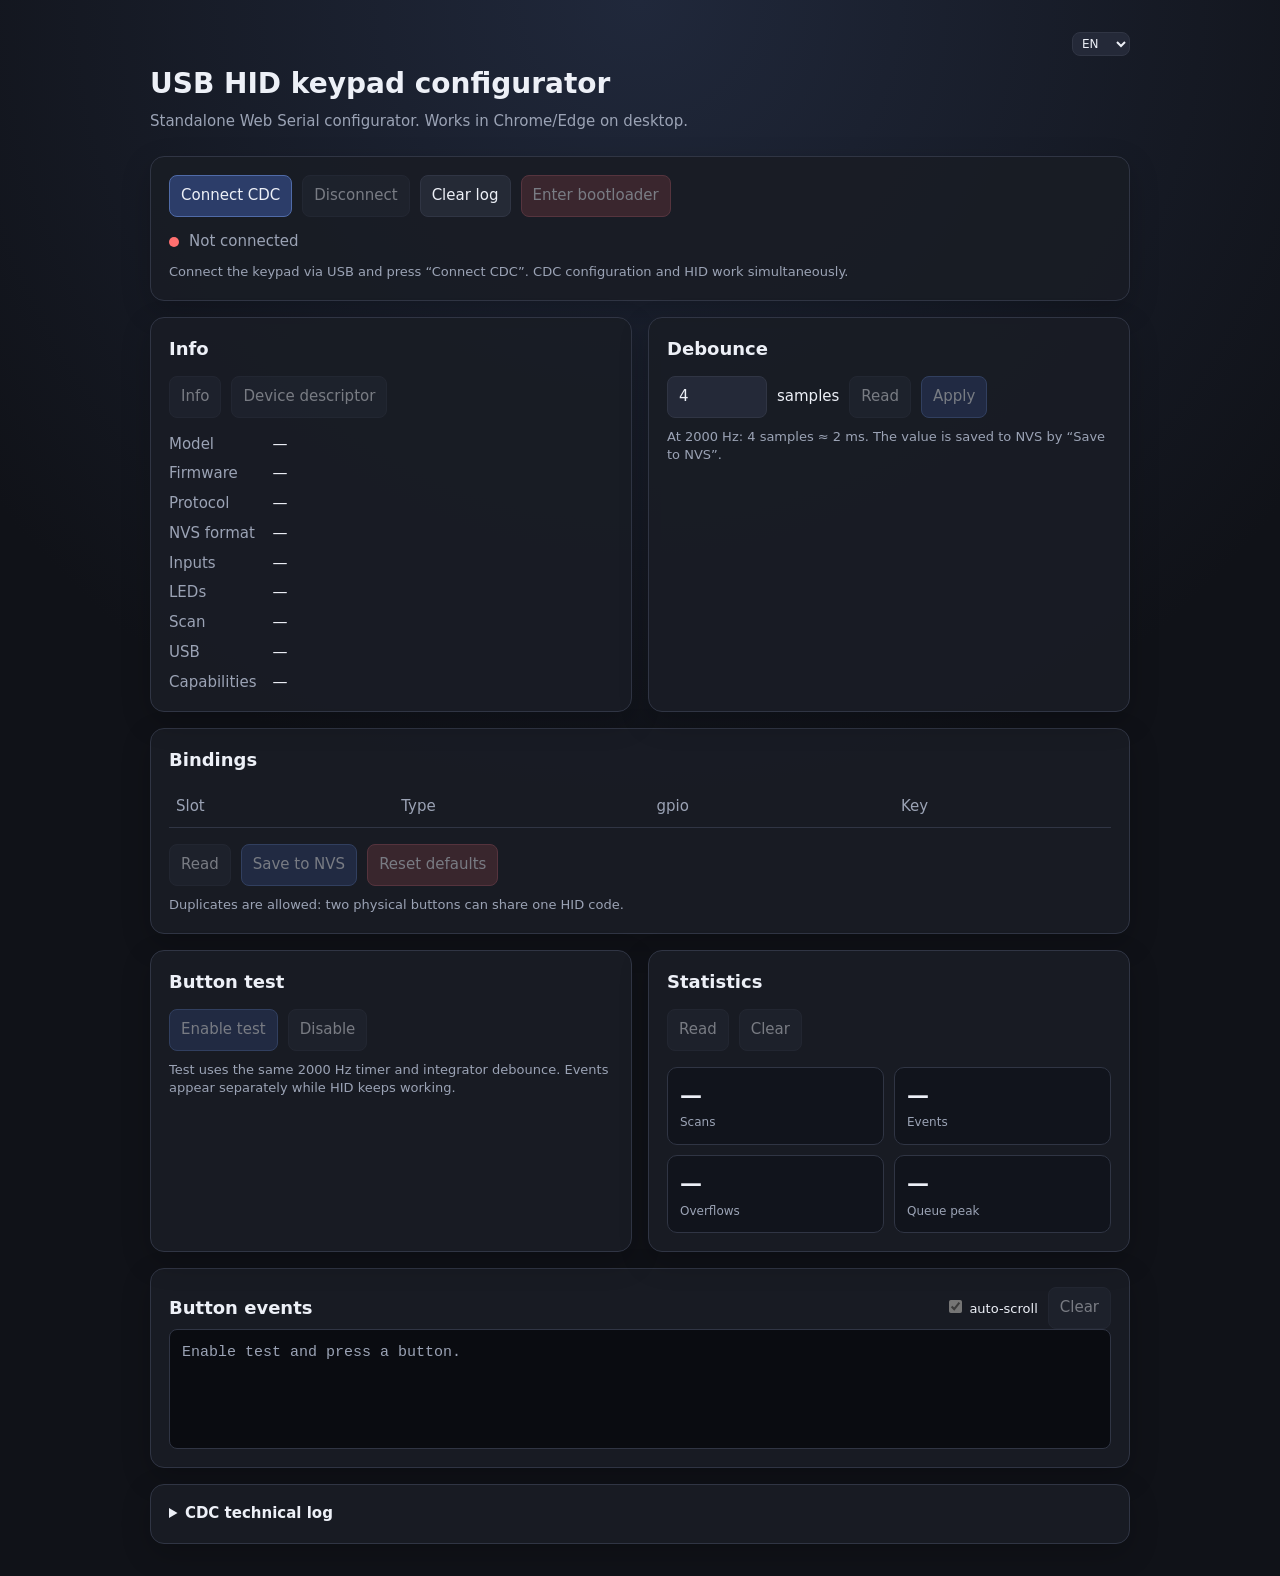
<file: utils/configurator.html>
<!doctype html>
<!-- Generated from utils/src/configurator/; edit sources, not this file. -->
<html lang="ru">
<head>
  <meta charset="utf-8">
  <meta name="viewport" content="width=device-width, initial-scale=1">
  <title>USB HID keypad configurator</title>
  <style>
    :root { color-scheme: dark; --bg: #101218; --panel: #191c25; --line: #303544; --text: #edf0f7; --muted: #9ba3b5; --accent: #7aa2ff; --good: #55d187; --bad: #ff7070; }
    * { box-sizing: border-box; }
    .language-picker { display: flex; justify-content: flex-end; margin-bottom: 8px; }
    #langSelect { width: 58px; padding: 3px 5px; font-size: 12px; }

body { margin: 0; min-height: 100vh; background: radial-gradient(circle at top, #20283b, var(--bg) 48%); color: var(--text); font: 15px/1.45 system-ui, -apple-system, Segoe UI, sans-serif; }
    main { width: min(980px, calc(100% - 32px)); margin: 32px auto; }
    h1 { margin: 0 0 6px; font-size: 28px; }
    h2 { margin: 0 0 14px; font-size: 18px; }
    p { color: var(--muted); }
    .subtitle { margin: 0 0 24px; }
    .grid { display: grid; grid-template-columns: repeat(auto-fit, minmax(280px, 1fr)); gap: 16px; }
    .panel { background: color-mix(in srgb, var(--panel) 94%, transparent); border: 1px solid var(--line); border-radius: 14px; padding: 18px; box-shadow: 0 10px 30px #0003; }
    .wide { grid-column: 1 / -1; }
    .toolbar, .actions, .status { display: flex; align-items: center; flex-wrap: wrap; gap: 10px; }
    button, select, input { border: 1px solid var(--line); border-radius: 8px; background: #242938; color: var(--text); padding: 9px 11px; font: inherit; }
    button { cursor: pointer; background: #2c3d69; border-color: #506ba8; }
    button:hover:not(:disabled) { filter: brightness(1.16); }
    button.secondary { background: #252a36; border-color: var(--line); }
    button.danger { background: #63343b; border-color: #a0525d; }
    button:disabled { cursor: not-allowed; opacity: .45; }
    .status { margin: 14px 0 0; color: var(--muted); }
    .dot { width: 10px; height: 10px; border-radius: 50%; background: var(--bad); }
    .dot.connected { background: var(--good); }
    table { width: 100%; border-collapse: collapse; }
    th, td { text-align: left; padding: 9px 7px; border-bottom: 1px solid var(--line); }
    th { color: var(--muted); font-weight: 500; }
    td:first-child { width: 70px; color: var(--muted); }
    td:nth-child(2) { color: var(--muted); width: 90px; }
    select { width: 100%; }
    code { color: #b8c9ff; }
    .hint { margin: 10px 0 0; font-size: 13px; }
    pre { min-height: 170px; max-height: 300px; overflow: auto; margin: 0; padding: 12px; border: 1px solid var(--line); border-radius: 8px; background: #0a0c11; color: #cbd5e9; white-space: pre-wrap; word-break: break-word; }
    .mono { font-family: ui-monospace, SFMono-Regular, Consolas, monospace; }
    .info-grid { display: grid; grid-template-columns: max-content 1fr; gap: 8px 16px; margin-top: 16px; }
    .info-label { color: var(--muted); }
    .info-value { overflow-wrap: anywhere; }
    .stats-grid { display: grid; grid-template-columns: repeat(2, minmax(0, 1fr)); gap: 10px; margin-top: 16px; }
    .stat-tile { padding: 12px; border: 1px solid var(--line); border-radius: 10px; background: #11141c; }
    .stat-value { font-size: 22px; font-weight: 650; }
    .stat-label { margin-top: 3px; color: var(--muted); font-size: 12px; }
    .stat-warn { color: var(--bad); }
    .events { min-height: 120px; max-height: 260px; overflow: auto; padding: 12px; border: 1px solid var(--line); border-radius: 8px; background: #0a0c11; white-space: normal; overflow-wrap: anywhere; }
    .event-row { padding: 5px 0; border-bottom: 1px solid #252936; }
    .event-row:last-child { border-bottom: 0; }
    .event-press { color: var(--good); }
    .event-release { color: var(--muted); }
    .empty-state { color: var(--muted); }
    details.panel { padding: 0; }
    details.panel > summary { padding: 18px; cursor: pointer; color: var(--text); font-weight: 600; list-style-position: inside; }
    details.panel[open] > summary { border-bottom: 1px solid var(--line); }
    details.panel > pre { margin: 18px; }
    .unsupported { color: #ffd166; }
    @media (max-width: 600px) { main { width: min(100% - 18px, 980px); margin: 18px auto; } .panel { padding: 14px; } }
  </style>
</head>
<body>
<main>
  <div class="language-picker"><select id="langSelect" data-always="true" aria-label="Language"><option value="ru" data-i18n="russian"></option><option value="en" data-i18n="english"></option></select></div>
  <h1 data-i18n="pageTitle"></h1>
  <p class="subtitle" data-i18n="subtitle"></p>

  <section class="panel">
    <div class="toolbar">
      <button id="connect" data-i18n="connect"></button>
      <button id="disconnect" data-i18n="disconnect" class="secondary" disabled></button>
      <button id="clearLog" data-i18n="clearLog" class="secondary"></button>
      <button id="boot" data-i18n="boot" class="danger" disabled></button>
    </div>
    <div class="status"><span id="dot" class="dot"></span><span id="status" data-i18n="notConnected"></span></div>
    <p class="hint" data-i18n="hintConnect"></p>
    <p id="unsupported" data-i18n="unsupported" class="hint unsupported" hidden></p>
  </section>

  <div class="grid" style="margin-top:16px">
    <section class="panel">
      <h2 data-i18n="info"></h2>
      <div class="actions">
        <button id="info" data-i18n="info" class="secondary" disabled></button>
        <button id="getDevice" data-i18n="deviceDescriptor" class="secondary" disabled></button>
      </div>
      <div id="infoOutput" class="info-grid">
        <span class="info-label" data-i18n="model"></span><span class="info-value" id="infoModel">—</span>
        <span class="info-label" data-i18n="firmware"></span><span class="info-value" id="infoFirmware">—</span>
        <span class="info-label" data-i18n="protocol"></span><span class="info-value" id="infoProtocol">—</span>
        <span class="info-label" data-i18n="nvsFormat"></span><span class="info-value" id="infoConfigVersion">—</span>
        <span class="info-label" data-i18n="inputs"></span><span class="info-value" id="infoInputs">—</span>
        <span class="info-label" data-i18n="leds"></span><span class="info-value" id="infoLeds">—</span>
        <span class="info-label" data-i18n="scan"></span><span class="info-value" id="infoScan">—</span>
        <span class="info-label">USB</span><span class="info-value" id="infoUsb">—</span>
        <span class="info-label" data-i18n="capabilities"></span><span class="info-value" id="infoCapabilities">—</span>
      </div>
    </section>
    <section class="panel">
      <h2 data-i18n="debounce"></h2>
      <div class="toolbar">
        <input id="debounceValue" type="number" min="1" max="255" value="4" style="width:100px">
        <span data-i18n="samples"></span>
        <button id="readDebounce" data-i18n="read" class="secondary" disabled></button>
        <button id="setDebounce" data-i18n="apply" disabled></button>
      </div>
      <p class="hint" data-i18n="debounceHint"></p>
    </section>
  </div>

  <section class="panel" style="margin-top:16px">
    <h2 data-i18n="bindings"></h2>
    <table>
      <thead><tr><th data-i18n="slot"></th><th data-i18n="type"></th><th data-i18n="gpio"></th><th data-i18n="key"></th></tr></thead>
      <tbody id="bindings"></tbody>
    </table>
    <div class="actions" style="margin-top:16px">
      <button id="readBindings" data-i18n="read" class="secondary" disabled></button>
      <button id="save" data-i18n="save" disabled></button>
      <button id="reset" data-i18n="reset" class="danger" disabled></button>
    </div>
    <p class="hint" data-i18n="duplicates"></p>
  </section>

  <div class="grid" style="margin-top:16px">
    <section class="panel">
      <h2 data-i18n="test"></h2>
      <div class="actions">
        <button id="testOn" data-i18n="enableTest" disabled></button>
        <button id="testOff" data-i18n="disable" class="secondary" disabled></button>
      </div>
      <p class="hint" data-i18n="testHint"></p>
    </section>
    <section class="panel">
      <h2 data-i18n="stats"></h2>
      <div class="actions">
        <button id="readStats" data-i18n="read" class="secondary" disabled></button>
        <button id="clearStats" data-i18n="clear" class="secondary" disabled></button>
      </div>
      <div class="stats-grid" aria-live="polite">
        <div class="stat-tile"><div class="stat-value" id="statsScan">—</div><div class="stat-label" data-i18n="scans"></div></div>
        <div class="stat-tile"><div class="stat-value" id="statsEvents">—</div><div class="stat-label" data-i18n="events"></div></div>
        <div class="stat-tile"><div class="stat-value" id="statsOverflow">—</div><div class="stat-label" data-i18n="overflows"></div></div>
        <div class="stat-tile"><div class="stat-value" id="statsQueue">—</div><div class="stat-label" data-i18n="queuePeak"></div></div>
      </div>
    </section>
  </div>

  <section class="panel" style="margin-top:16px">
    <div class="toolbar">
      <h2 style="margin:0; flex:1" data-i18n="buttonEvents"></h2>
      <label class="hint" style="margin:0"><input id="autoScrollEvents" type="checkbox" checked> <span data-i18n="autoScroll"></span></label>
      <button id="clearEvents" data-i18n="clear" class="secondary"></button>
    </div>
    <div id="events" class="events mono empty-state" aria-live="polite" data-i18n="emptyState"></div>
  </section>

  <details class="panel" style="margin-top:16px">
    <summary data-i18n="cdcLog"></summary>
    <pre id="log" data-i18n="cdcLog" class="mono"></pre>
  </details>
</main>
<script>
(() => {
  'use strict';

  const translations = {
    ru: {
      pageTitle: 'USB HID keypad configurator', subtitle: 'Standalone Web Serial configurator. Работает в Chrome/Edge на desktop.', connect: 'Подключить CDC', disconnect: 'Отключить', clearLog: 'Очистить лог', boot: 'Перейти в bootloader', connected: 'Подключено', notConnected: 'Не подключено', hintConnect: 'Подключи keypad по USB и нажми «Подключить CDC». CDC-конфигурация и HID работают одновременно.', unsupported: 'Этот браузер не поддерживает Web Serial API. Используй Chrome или Edge на desktop.', info: 'Информация', refreshInfo: 'Обновить info', deviceDescriptor: 'Описание устройства', model: 'Модель', firmware: 'Прошивка', protocol: 'Протокол', nvsFormat: 'Формат NVS', inputs: 'Входы', leds: 'Светодиоды', scan: 'Сканирование', capabilities: 'Возможности', debounce: 'Debounce', samples: 'samples', read: 'Прочитать', apply: 'Применить', debounceHint: 'При 2000 Гц: 4 samples ≈ 2 мс. Значение сохраняется в NVS командой «Сохранить в NVS».', bindings: 'Бинды', slot: 'Слот', type: 'Тип', key: 'Клавиша', save: 'Сохранить в NVS', reset: 'Сбросить defaults', duplicates: 'Дубликаты разрешены: две физические кнопки могут иметь один HID-код.', test: 'Тест кнопок', enableTest: 'Включить test', disable: 'Выключить', testHint: 'Тест использует тот же timer 2000 Гц и integrator debounce. События появляются в отдельном поле, а HID продолжает работать.', stats: 'Статистика', clear: 'Очистить', scans: 'Сканов', events: 'Событий', overflows: 'Переполнений', queuePeak: 'Пик очереди', buttonEvents: 'События кнопок', autoScroll: 'автопрокрутка', emptyState: 'Включите test и нажмите кнопку.', cdcLog: 'Технический лог CDC', hz: ' Гц', confirmBoot: 'Перейти в ROM bootloader? Устройство отключится от USB.', cdcDisconnected: 'CDC не подключён', language: 'Язык', russian: 'RU', english: 'EN'
    },
    en: {
      pageTitle: 'USB HID keypad configurator', subtitle: 'Standalone Web Serial configurator. Works in Chrome/Edge on desktop.', connect: 'Connect CDC', disconnect: 'Disconnect', clearLog: 'Clear log', boot: 'Enter bootloader', connected: 'Connected', notConnected: 'Not connected', hintConnect: 'Connect the keypad via USB and press “Connect CDC”. CDC configuration and HID work simultaneously.', unsupported: 'This browser does not support Web Serial API. Use Chrome or Edge on desktop.', info: 'Info', refreshInfo: 'Refresh info', deviceDescriptor: 'Device descriptor', model: 'Model', firmware: 'Firmware', protocol: 'Protocol', nvsFormat: 'NVS format', inputs: 'Inputs', leds: 'LEDs', scan: 'Scan', capabilities: 'Capabilities', debounce: 'Debounce', samples: 'samples', read: 'Read', apply: 'Apply', debounceHint: 'At 2000 Hz: 4 samples ≈ 2 ms. The value is saved to NVS by “Save to NVS”.', bindings: 'Bindings', slot: 'Slot', type: 'Type', key: 'Key', save: 'Save to NVS', reset: 'Reset defaults', duplicates: 'Duplicates are allowed: two physical buttons can share one HID code.', test: 'Button test', enableTest: 'Enable test', disable: 'Disable', testHint: 'Test uses the same 2000 Hz timer and integrator debounce. Events appear separately while HID keeps working.', stats: 'Statistics', clear: 'Clear', scans: 'Scans', events: 'Events', overflows: 'Overflows', queuePeak: 'Queue peak', buttonEvents: 'Button events', autoScroll: 'auto-scroll', emptyState: 'Enable test and press a button.', cdcLog: 'CDC technical log', hz: ' Hz', confirmBoot: 'Enter ROM bootloader? The device will disconnect from USB.', cdcDisconnected: 'CDC is not connected', language: 'Language', russian: 'RU', english: 'EN'
    }
  };
  let currentLang = 'ru';
  let numberFormat = new Intl.NumberFormat('ru-RU');
  function detectLang() {
    const saved = localStorage.getItem('ukeypad_lang');
    if (saved && translations[saved]) return saved;
    const browserLang = (navigator.language || '').slice(0, 2).toLowerCase();
    return translations[browserLang] ? browserLang : 'ru';
  }
  function t(key) { return translations[currentLang][key] || translations.ru[key] || key; }
  function applyLang(lang) {
    if (!translations[lang]) return;
    currentLang = lang;
    localStorage.setItem('ukeypad_lang', lang);
    numberFormat = new Intl.NumberFormat(lang === 'ru' ? 'ru-RU' : 'en-US');
    document.documentElement.lang = lang;
    document.title = t('pageTitle');
    document.querySelectorAll('[data-i18n]').forEach(el => { el.textContent = t(el.dataset.i18n); });
    const selector = document.getElementById('langSelect');
    if (selector) selector.value = lang;
  }
  currentLang = detectLang();
  // Apply after the DOM is parsed; the script is bundled at the end of body.
  window.addEventListener('DOMContentLoaded', () => applyLang(currentLang));

  const MAX_UI_INPUTS = 32;
  const keys = [
    ...'ABCDEFGHIJKLMNOPQRSTUVWXYZ'.split(''), ...'0123456789'.split(''),
    ...Array.from({ length: 24 }, (_, i) => `F${i + 1}`),
    'ENTER', 'ESC', 'TAB', 'SPACE', 'BACKSPACE', 'INSERT', 'DELETE',
    'HOME', 'END', 'PAGEUP', 'PAGEDOWN', 'UP', 'DOWN', 'LEFT', 'RIGHT',
    'CAPSLOCK', 'PRINTSCREEN', 'SCROLLLOCK', 'MENU', 'MUTE', 'VOLUP', 'VOLDN',
    'CTRL', 'SHIFT', 'ALT', 'GUI', 'WIN', 'LCTRL', 'RCTRL', 'LSHIFT',
    'RSHIFT', 'LALT', 'RALT', 'ALTGR', 'LWIN', 'RWIN', 'CMD'
  ];

  let port = null;
  let reader = null;
  let keepReading = false;
  let receiveBuffer = '';
  let pending = [];
  let commandChain = Promise.resolve();
  let listing = false;
  let descriptor = null;
  let descriptorFrame = null;
  const currentBindings = new Map();
  // Number formatting is updated by the localization module.
  const infoFieldIds = ['infoModel', 'infoFirmware', 'infoProtocol', 'infoConfigVersion', 'infoInputs', 'infoLeds', 'infoScan', 'infoUsb', 'infoCapabilities'];
  const statsFieldIds = ['statsScan', 'statsEvents', 'statsOverflow', 'statsQueue'];

  function parseFields(line) {
    const fields = {};
    line.replace(/([a-z_]+)=([^ ]+)/g, (_, key, value) => { fields[key] = value; return ''; });
    return fields;
  }

  function parseDescriptorLine(line) {
    if (line === 'OK device_begin') {
      descriptorFrame = {};
      return;
    }
    if (!descriptorFrame) return;
    if (line.startsWith('OK device ')) {
      descriptorFrame.device = parseFields(line.slice('OK device '.length));
    } else if (line.startsWith('OK inputs ')) {
      const fields = parseFields(line.slice('OK inputs '.length));
      descriptorFrame.inputs = {
        count: Number(fields.count),
        types: fields.types ? fields.types.split(',') : [],
        pins: fields.pins ? fields.pins.split(',').map(Number) : []
      };
    } else if (line.startsWith('OK leds ')) {
      descriptorFrame.leds = parseFields(line.slice('OK leds '.length));
    } else if (line.startsWith('OK capabilities ')) {
      descriptorFrame.capabilities = parseFields(line.slice('OK capabilities '.length));
    } else if (line === 'OK device_end') {
      try { descriptor = validateDescriptor(descriptorFrame); renderBindings(); }
      catch (error) { descriptor = null; renderBindings(); log(`ERR code=DEVICE_DESCRIPTOR_INVALID message=${error.message}`, true); }
      descriptorFrame = null;
    }
  }

  function validateDescriptor(value) {
    const device = value.device || {};
    const inputs = value.inputs || {};
    const protocol = Number(device.protocol);
    if (!device.model || !device.firmware || !Number.isInteger(protocol) || protocol !== 1) {
      throw new Error('unsupported protocol or missing device fields');
    }
    if (!Number.isInteger(inputs.count) || inputs.count < 1 || inputs.count > MAX_UI_INPUTS ||
        inputs.types.length !== inputs.count || inputs.pins.length !== inputs.count ||
        inputs.pins.some(pin => !Number.isInteger(pin))) {
      throw new Error('invalid input count, types, or pins');
    }
    return { ...value, device, inputs };
  }

  function renderBindings() {
    const body = $('bindings');
    body.replaceChildren();
    if (!descriptor) return;
    descriptor.inputs.types.forEach((type, slot) => {
      const row = document.createElement('tr');
      row.innerHTML = `<td>${slot}</td><td>${type}</td><td>GPIO${descriptor.inputs.pins[slot]}</td><td><select id="key-${slot}"></select></td>`;
      const select = row.querySelector('select');
      keys.forEach(key => {
        const option = document.createElement('option');
        option.value = key; option.textContent = key; select.appendChild(option);
      });
      body.appendChild(row);
      const binding = currentBindings.get(slot);
      if (binding && keys.includes(binding)) select.value = binding;
    });
  }

  function clearDescriptor() {
    descriptor = null;
    descriptorFrame = null;
    currentBindings.clear();
    $('bindings').replaceChildren();
  }

  const $ = id => document.getElementById(id);
  const log = (text, error = false) => {
    const stamp = new Date().toLocaleTimeString();
    $('log').textContent += `[${stamp}] ${text}\n`;
    $('log').scrollTop = $('log').scrollHeight;
    if (error) $('status').textContent = text;
  };

  function setText(id, value) {
    const element = $(id);
    if (element) element.textContent = value || '—';
  }

  function clearStructuredPanels() {
    [...infoFieldIds, ...statsFieldIds].forEach(id => setText(id, '—'));
    $('statsOverflow').classList.remove('stat-warn');
    $('events').replaceChildren();
    $('events').classList.add('empty-state');
    $('events').textContent = t('emptyState');
  }

  function renderInfo(line) {
    const fields = parseFields(line.slice('OK info '.length));
    setText('infoModel', fields.model);
    setText('infoFirmware', fields.firmware);
    setText('infoProtocol', fields.protocol);
    setText('infoConfigVersion', fields.config_version);
    setText('infoInputs', fields.input_count ? `${fields.input_count} (${fields.input_types || '—'})` : '—');
    setText('infoLeds', fields.led_count);
    setText('infoScan', fields.scan_hz ? `${numberFormat.format(Number(fields.scan_hz))} ${t('hz')}` : '—');
    setText('infoUsb', fields.usb);
    setText('infoCapabilities', fields.capabilities ? fields.capabilities.split(',').map(item => item.replace('=', ': ')).join(' · ') : '—');
  }

  function renderStats(line) {
    if (line === 'OK stats=cleared') {
      ['statsScan', 'statsEvents', 'statsOverflow', 'statsQueue'].forEach(id => setText(id, '0'));
      $('statsOverflow').classList.remove('stat-warn');
      return;
    }
    const fields = parseFields(line.slice('OK stats '.length));
    setText('statsScan', fields.scan ? numberFormat.format(Number(fields.scan)) : '—');
    setText('statsEvents', fields.events ? numberFormat.format(Number(fields.events)) : '—');
    setText('statsOverflow', fields.overflow ? numberFormat.format(Number(fields.overflow)) : '0');
    setText('statsQueue', fields.queue_max ? numberFormat.format(Number(fields.queue_max)) : '0');
    $('statsOverflow').classList.toggle('stat-warn', Number(fields.overflow) > 0);
  }

  function appendEvent(line) {
    const fields = parseFields(line.slice('OK test '.length));
    const row = document.createElement('div');
    const stamp = new Date().toLocaleTimeString(currentLang === 'ru' ? 'ru-RU' : 'en-US', { hour: '2-digit', minute: '2-digit', second: '2-digit' });
    row.className = `event-row ${fields.event === 'PRESS' ? 'event-press' : 'event-release'}`;
    row.textContent = `[${stamp}] ${fields.event || 'EVENT'}  ${fields.key || '—'}`;
    if ($('events').classList.contains('empty-state')) {
      $('events').replaceChildren();
      $('events').classList.remove('empty-state');
    }
    $('events').appendChild(row);
    if ($('autoScrollEvents').checked) $('events').scrollTop = $('events').scrollHeight;
  }

  const setConnected = connected => {
    $('dot').classList.toggle('connected', connected);
    $('status').textContent = connected ? t('connected') : t('notConnected');
    $('connect').disabled = connected;
    $('disconnect').disabled = !connected;
    document.querySelectorAll('button:not(#connect):not(#disconnect):not(#clearLog), input, select')
      .forEach(el => { if (el.dataset.always !== 'true') el.disabled = !connected; });
  };

  async function readLoop() {
    const decoder = new TextDecoderStream();
    port.readable.pipeTo(decoder.writable).catch(() => {});
    reader = decoder.readable.getReader();
    keepReading = true;
    try {
      while (keepReading) {
        const { value, done } = await reader.read();
        if (done) break;
        receiveBuffer += value;
        const lines = receiveBuffer.split(/\r?\n/);
        receiveBuffer = lines.pop() || '';
        lines.filter(line => line.length).forEach(handleLine);
      }
    } catch (error) {
      if (keepReading) log(`ERR read ${error.message}`, true);
    } finally {
      reader.releaseLock(); reader = null;
    }
  }

  function handleLine(line) {
    log(`< ${line}`);
    parseDescriptorLine(line);
    if (line.startsWith('OK info ')) renderInfo(line);
    if (line.startsWith('OK stats ') || line === 'OK stats=cleared') renderStats(line);
    if (line.startsWith('OK test event=')) appendEvent(line);
    if (line.startsWith('Current bindings:')) listing = true;
    if (listing && line.match(/^\s*slot /)) {
      const match = line.match(/^\s*slot (\d+) -> ([^ ]+)/);
      if (match) {
        const slot = Number(match[1]);
        const binding = match[2];
        currentBindings.set(slot, binding);
        const select = $('key-' + slot);
        if (select && keys.includes(binding)) select.value = binding;
      }
    }
    if (listing && line === 'OK list') listing = false;
    if (line.startsWith('OK debounce_samples=')) {
      const value = line.match(/debounce_samples=(\d+)/)?.[1];
      if (value) $('debounceValue').value = value;
    }
    if (pending.length) {
      const request = pending[0];
      if (!request.matches || request.matches(line)) {
        pending.shift();
        request.resolve(line);
      }
    }
  }

  async function send(command, wait = false, matches = null) {
    if (!port?.writable) throw new Error(t('cdcDisconnected'));
    const writer = port.writable.getWriter();
    let response = null;
    let responsePromise = null;
    if (wait) {
      responsePromise = new Promise(resolve => {
        pending.push({ resolve, matches });
      });
    }
    try {
      log(`> ${command}`);
      await writer.write(new TextEncoder().encode(`${command}\n`));
    } finally {
      writer.releaseLock();
    }
    if (responsePromise) response = await responsePromise;
    return response;
  }

  function responseMatches(command, line) {
    if (command === 'info') return line.startsWith('OK info ');
    if (command === 'get_device') return line === 'OK device_end';
    if (command === 'list') return line === 'OK list';
    if (command === 'debounce') return line.startsWith('OK debounce_samples=');
    return line.startsWith('OK ') || line.startsWith('ERR ');
  }

  async function requestCommand(command) {
    if (!port?.writable) throw new Error(t('cdcDisconnected'));
    await send(command, true, line => responseMatches(command, line));
  }

  async function command(command) {
    if (!port?.writable) return;
    await send(command);
  }

  async function connect() {
    if (!('serial' in navigator)) { $('unsupported').hidden = false; return; }
    try {
      port = await navigator.serial.requestPort();
      await port.open({ baudRate: 115200 });
      clearDescriptor();
      setConnected(true);
      log('OK connected baud=115200');
      readLoop();
      // Serialize startup commands: the descriptor must be received before list
      // can populate the profile-sized binding selectors.
      setTimeout(() => {
        commandChain = commandChain
          .then(() => requestCommand('info'))
          .then(() => requestCommand('get_device'))
          .then(() => requestCommand('list'))
          .then(() => requestCommand('debounce'))
          .catch(error => log(`ERR code=COMMAND_FAILED message=${error.message}`, true));
      }, 300);
    } catch (error) { log(`ERR code=CONNECT_FAILED message=${error.message}`, true); }
  }

  async function disconnect() {
    keepReading = false;
    try { if (reader) await reader.cancel(); } catch (_) {}
    try { if (port) await port.close(); } catch (_) {}
    reader = null; port = null; pending = []; clearDescriptor(); clearStructuredPanels(); setConnected(false); log('OK disconnected');
  }

  $('connect').onclick = connect;
  $('disconnect').onclick = disconnect;
  $('clearLog').onclick = () => { $('log').textContent = ''; };
  $('langSelect').onchange = event => applyLang(event.target.value);
  $('boot').onclick = async () => {
    if (!confirm(t('confirmBoot'))) return;
    await command('boot');
  };
  $('clearEvents').onclick = () => {
    $('events').replaceChildren();
    $('events').classList.add('empty-state');
    $('events').textContent = t('emptyState');
  };
  $('info').onclick = () => command('info');
  $('getDevice').onclick = () => command('get_device');
  $('readBindings').onclick = () => command('list');
  $('save').onclick = () => command('save');
  $('reset').onclick = async () => { await command('reset'); setTimeout(() => command('list'), 100); };
  $('testOn').onclick = () => command('test on');
  $('testOff').onclick = () => command('test off');
  $('readStats').onclick = () => command('stats');
  $('clearStats').onclick = () => command('stats clear');
  $('readDebounce').onclick = () => command('debounce');
  $('setDebounce').onclick = () => {
    const value = Number($('debounceValue').value);
    if (!Number.isInteger(value) || value < 1 || value > 255) {
      log('ERR code=INVALID_VALUE debounce_range=1..255', true); return;
    }
    command(`debounce set ${value}`);
  };

  $('bindings').addEventListener('change', event => {
    if (!event.target.matches('select')) return;
    const slot = Number(event.target.id.split('-')[1]);
    command(`bind ${slot} ${event.target.value}`);
  });

  if ('serial' in navigator) {
    navigator.serial.addEventListener('disconnect', event => {
      if (event.target === port) disconnect();
    });
  } else $('unsupported').hidden = false;

  clearDescriptor(); clearStructuredPanels(); setConnected(false);
})();
</script>
</body>
</html>
</file>
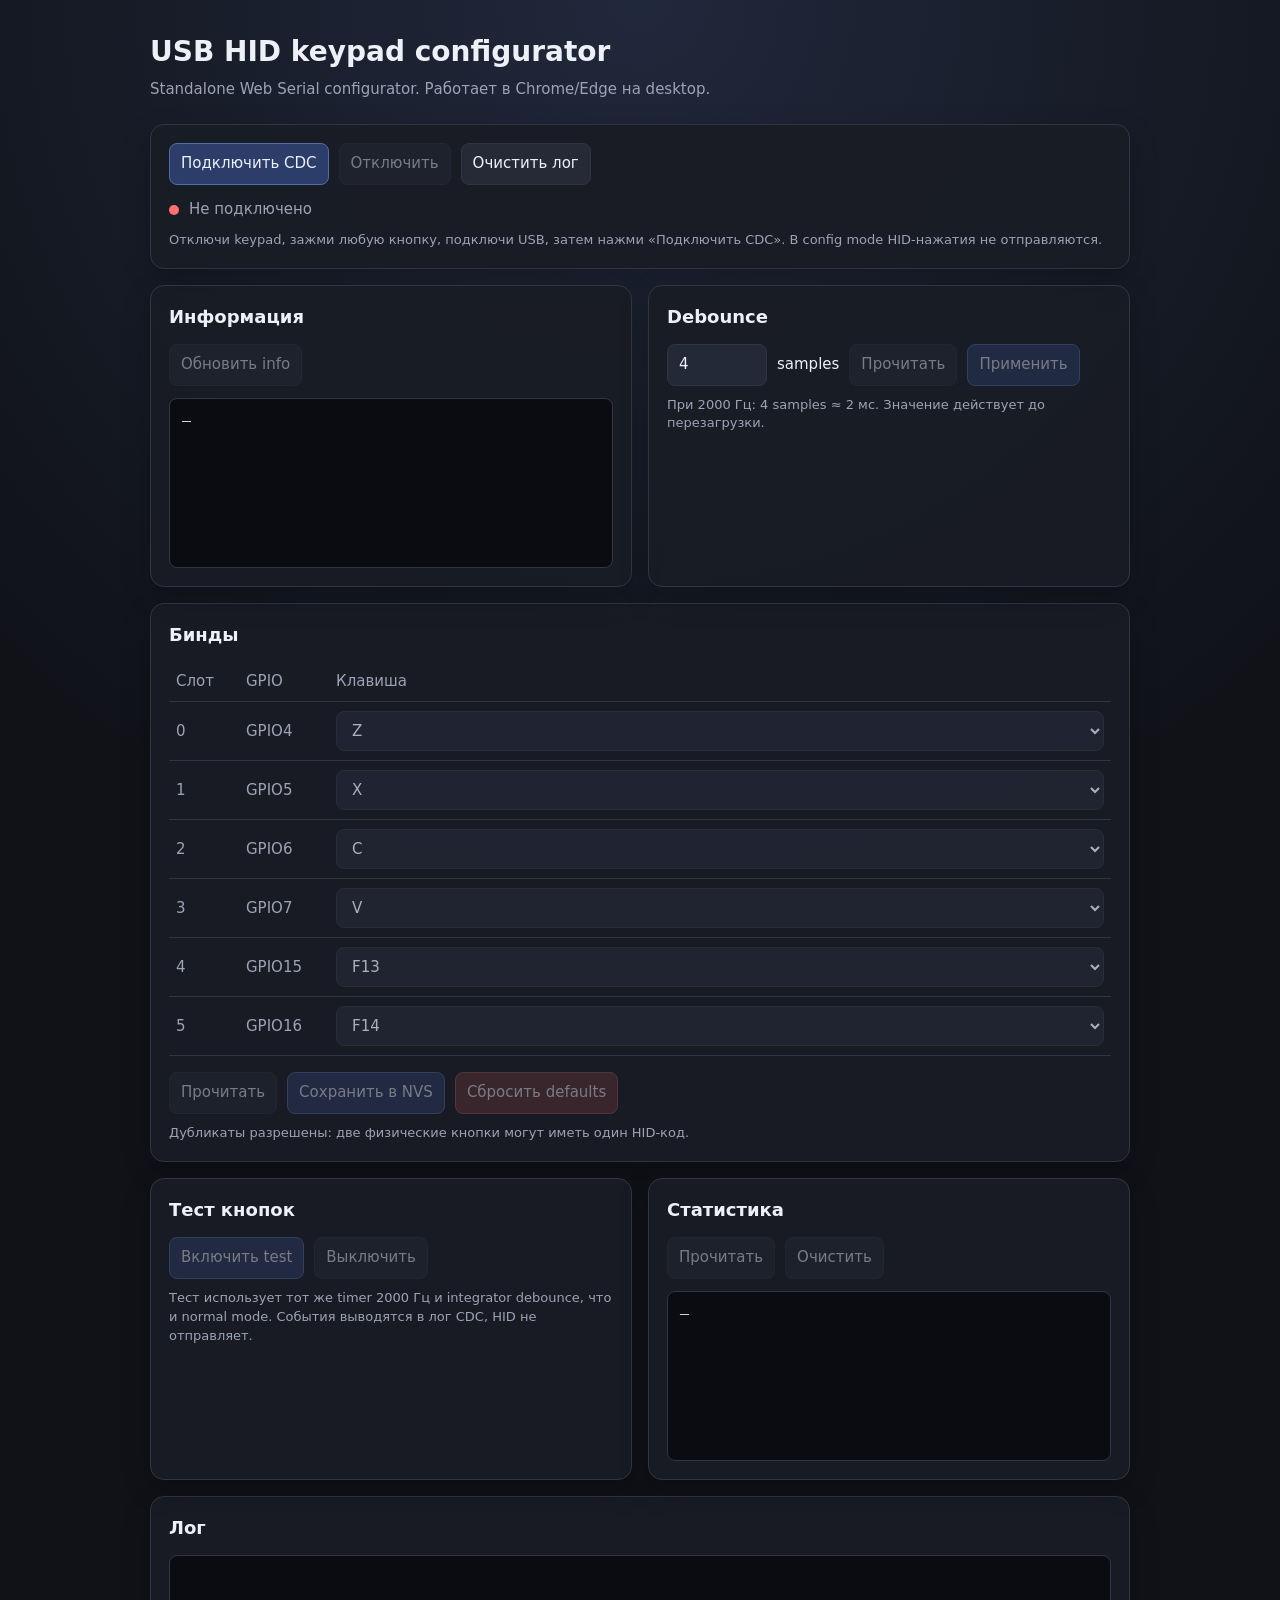
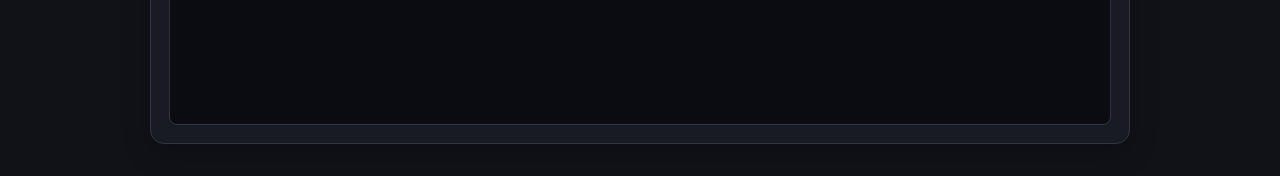
<file: web/configurator.html>
<!doctype html>
<html lang="ru">
<head>
  <meta charset="utf-8">
  <meta name="viewport" content="width=device-width, initial-scale=1">
  <title>USB HID keypad configurator</title>
  <style>
    :root { color-scheme: dark; --bg: #101218; --panel: #191c25; --line: #303544; --text: #edf0f7; --muted: #9ba3b5; --accent: #7aa2ff; --good: #55d187; --bad: #ff7070; }
    * { box-sizing: border-box; }
    body { margin: 0; min-height: 100vh; background: radial-gradient(circle at top, #20283b, var(--bg) 48%); color: var(--text); font: 15px/1.45 system-ui, -apple-system, Segoe UI, sans-serif; }
    main { width: min(980px, calc(100% - 32px)); margin: 32px auto; }
    h1 { margin: 0 0 6px; font-size: 28px; }
    h2 { margin: 0 0 14px; font-size: 18px; }
    p { color: var(--muted); }
    .subtitle { margin: 0 0 24px; }
    .grid { display: grid; grid-template-columns: repeat(auto-fit, minmax(280px, 1fr)); gap: 16px; }
    .panel { background: color-mix(in srgb, var(--panel) 94%, transparent); border: 1px solid var(--line); border-radius: 14px; padding: 18px; box-shadow: 0 10px 30px #0003; }
    .wide { grid-column: 1 / -1; }
    .toolbar, .actions, .status { display: flex; align-items: center; flex-wrap: wrap; gap: 10px; }
    button, select, input { border: 1px solid var(--line); border-radius: 8px; background: #242938; color: var(--text); padding: 9px 11px; font: inherit; }
    button { cursor: pointer; background: #2c3d69; border-color: #506ba8; }
    button:hover:not(:disabled) { filter: brightness(1.16); }
    button.secondary { background: #252a36; border-color: var(--line); }
    button.danger { background: #63343b; border-color: #a0525d; }
    button:disabled { cursor: not-allowed; opacity: .45; }
    .status { margin: 14px 0 0; color: var(--muted); }
    .dot { width: 10px; height: 10px; border-radius: 50%; background: var(--bad); }
    .dot.connected { background: var(--good); }
    table { width: 100%; border-collapse: collapse; }
    th, td { text-align: left; padding: 9px 7px; border-bottom: 1px solid var(--line); }
    th { color: var(--muted); font-weight: 500; }
    td:first-child { width: 70px; color: var(--muted); }
    td:nth-child(2) { color: var(--muted); width: 90px; }
    select { width: 100%; }
    code { color: #b8c9ff; }
    .hint { margin: 10px 0 0; font-size: 13px; }
    pre { min-height: 170px; max-height: 300px; overflow: auto; margin: 0; padding: 12px; border: 1px solid var(--line); border-radius: 8px; background: #0a0c11; color: #cbd5e9; white-space: pre-wrap; word-break: break-word; }
    .mono { font-family: ui-monospace, SFMono-Regular, Consolas, monospace; }
    .unsupported { color: #ffd166; }
    @media (max-width: 600px) { main { width: min(100% - 18px, 980px); margin: 18px auto; } .panel { padding: 14px; } }
  </style>
</head>
<body>
<main>
  <h1>USB HID keypad configurator</h1>
  <p class="subtitle">Standalone Web Serial configurator. Работает в Chrome/Edge на desktop.</p>

  <section class="panel">
    <div class="toolbar">
      <button id="connect">Подключить CDC</button>
      <button id="disconnect" class="secondary" disabled>Отключить</button>
      <button id="clearLog" class="secondary">Очистить лог</button>
    </div>
    <div class="status"><span id="dot" class="dot"></span><span id="status">Не подключено</span></div>
    <p class="hint">Отключи keypad, зажми любую кнопку, подключи USB, затем нажми «Подключить CDC». В config mode HID-нажатия не отправляются.</p>
    <p id="unsupported" class="hint unsupported" hidden>Этот браузер не поддерживает Web Serial API. Используй Chrome или Edge на desktop.</p>
  </section>

  <div class="grid" style="margin-top:16px">
    <section class="panel">
      <h2>Информация</h2>
      <div class="actions">
        <button id="info" class="secondary" disabled>Обновить info</button>
      </div>
      <pre id="infoOutput" class="mono" style="margin-top:12px">—</pre>
    </section>
    <section class="panel">
      <h2>Debounce</h2>
      <div class="toolbar">
        <input id="debounceValue" type="number" min="1" max="255" value="4" style="width:100px">
        <span>samples</span>
        <button id="readDebounce" class="secondary" disabled>Прочитать</button>
        <button id="setDebounce" disabled>Применить</button>
      </div>
      <p class="hint">При 2000 Гц: 4 samples ≈ 2 мс. Значение действует до перезагрузки.</p>
    </section>
  </div>

  <section class="panel" style="margin-top:16px">
    <h2>Бинды</h2>
    <table>
      <thead><tr><th>Слот</th><th>GPIO</th><th>Клавиша</th></tr></thead>
      <tbody id="bindings"></tbody>
    </table>
    <div class="actions" style="margin-top:16px">
      <button id="readBindings" class="secondary" disabled>Прочитать</button>
      <button id="save" disabled>Сохранить в NVS</button>
      <button id="reset" class="danger" disabled>Сбросить defaults</button>
    </div>
    <p class="hint">Дубликаты разрешены: две физические кнопки могут иметь один HID-код.</p>
  </section>

  <div class="grid" style="margin-top:16px">
    <section class="panel">
      <h2>Тест кнопок</h2>
      <div class="actions">
        <button id="testOn" disabled>Включить test</button>
        <button id="testOff" class="secondary" disabled>Выключить</button>
      </div>
      <p class="hint">Тест использует тот же timer 2000 Гц и integrator debounce, что и normal mode. События выводятся в лог CDC, HID не отправляет.</p>
    </section>
    <section class="panel">
      <h2>Статистика</h2>
      <div class="actions">
        <button id="readStats" class="secondary" disabled>Прочитать</button>
        <button id="clearStats" class="secondary" disabled>Очистить</button>
      </div>
      <pre id="statsOutput" class="mono" style="margin-top:12px">—</pre>
    </section>
  </div>

  <section class="panel" style="margin-top:16px">
    <h2>Лог</h2>
    <pre id="log" class="mono"></pre>
  </section>
</main>
<script>
(() => {
  'use strict';

  const bindings = [
    { gpio: 4, key: 'Z' }, { gpio: 5, key: 'X' }, { gpio: 6, key: 'C' },
    { gpio: 7, key: 'V' }, { gpio: 15, key: 'F13' }, { gpio: 16, key: 'F14' }
  ];
  const keys = [
    ...'ABCDEFGHIJKLMNOPQRSTUVWXYZ'.split(''), ...'0123456789'.split(''),
    ...Array.from({ length: 24 }, (_, i) => `F${i + 1}`),
    'ENTER', 'ESC', 'TAB', 'SPACE', 'BACKSPACE', 'INSERT', 'DELETE',
    'HOME', 'END', 'PAGEUP', 'PAGEDOWN', 'UP', 'DOWN', 'LEFT', 'RIGHT',
    'CAPSLOCK', 'PRINTSCREEN', 'SCROLLLOCK', 'MENU', 'MUTE', 'VOLUP', 'VOLDN',
    'CTRL', 'SHIFT', 'ALT', 'GUI', 'WIN', 'LCTRL', 'RCTRL', 'LSHIFT',
    'RSHIFT', 'LALT', 'RALT', 'ALTGR', 'LWIN', 'RWIN', 'CMD'
  ];

  let port = null;
  let reader = null;
  let keepReading = false;
  let receiveBuffer = '';
  let pending = [];
  let listing = false;

  const $ = id => document.getElementById(id);
  const log = (text, error = false) => {
    const stamp = new Date().toLocaleTimeString();
    $('log').textContent += `[${stamp}] ${text}\n`;
    $('log').scrollTop = $('log').scrollHeight;
    if (error) $('status').textContent = text;
  };
  const setConnected = connected => {
    $('dot').classList.toggle('connected', connected);
    $('status').textContent = connected ? 'Подключено' : 'Не подключено';
    $('connect').disabled = connected;
    $('disconnect').disabled = !connected;
    document.querySelectorAll('button:not(#connect):not(#disconnect):not(#clearLog), input, select')
      .forEach(el => { if (el.dataset.always !== 'true') el.disabled = !connected; });
  };

  function makeBindings() {
    const body = $('bindings');
    bindings.forEach((binding, slot) => {
      const row = document.createElement('tr');
      row.innerHTML = `<td>${slot}</td><td>GPIO${binding.gpio}</td><td><select id="key-${slot}"></select></td>`;
      const select = row.querySelector('select');
      keys.forEach(key => {
        const option = document.createElement('option');
        option.value = key; option.textContent = key; select.appendChild(option);
      });
      select.value = binding.key;
      body.appendChild(row);
    });
  }

  async function readLoop() {
    const decoder = new TextDecoderStream();
    port.readable.pipeTo(decoder.writable).catch(() => {});
    reader = decoder.readable.getReader();
    keepReading = true;
    try {
      while (keepReading) {
        const { value, done } = await reader.read();
        if (done) break;
        receiveBuffer += value;
        const lines = receiveBuffer.split(/\r?\n/);
        receiveBuffer = lines.pop() || '';
        lines.filter(line => line.length).forEach(handleLine);
      }
    } catch (error) {
      if (keepReading) log(`ERR read ${error.message}`, true);
    } finally {
      reader.releaseLock(); reader = null;
    }
  }

  function handleLine(line) {
    log(`< ${line}`);
    if (line.startsWith('OK') || line.startsWith('ERR')) {
      const request = pending.shift();
      if (request) request(line);
    }
    if (line.startsWith('OK info ')) $('infoOutput').textContent = line;
    if (line.startsWith('OK stats ')) $('statsOutput').textContent = line;
    if (line.startsWith('Current bindings:')) listing = true;
    if (listing && line.startsWith('  slot ')) {
      const match = line.match(/^  slot (\d+) -> ([^ ]+)/);
      if (match && $('key-' + match[1])) $('key-' + match[1]).value = match[2];
    }
    if (listing && line.startsWith('OK ')) listing = false;
    if (line.startsWith('OK debounce_samples=')) {
      const value = line.match(/debounce_samples=(\d+)/)?.[1];
      if (value) $('debounceValue').value = value;
    }
  }

  async function send(command, wait = false) {
    if (!port?.writable) throw new Error('CDC не подключён');
    const writer = port.writable.getWriter();
    try {
      log(`> ${command}`);
      if (wait) await new Promise(resolve => pending.push(() => resolve()));
      await writer.write(new TextEncoder().encode(`${command}\n`));
    } finally { writer.releaseLock(); }
  }

  async function command(command) {
    if (!port?.writable) return;
    await send(command);
  }

  async function connect() {
    if (!('serial' in navigator)) { $('unsupported').hidden = false; return; }
    try {
      port = await navigator.serial.requestPort();
      await port.open({ baudRate: 115200 });
      setConnected(true);
      log('OK connected baud=115200');
      readLoop();
      // The firmware prints its banner on CDC attach. Request current state too.
      setTimeout(() => { command('info'); command('list'); command('debounce'); }, 300);
    } catch (error) { log(`ERR code=CONNECT_FAILED message=${error.message}`, true); }
  }

  async function disconnect() {
    keepReading = false;
    try { if (reader) await reader.cancel(); } catch (_) {}
    try { if (port) await port.close(); } catch (_) {}
    reader = null; port = null; pending = []; setConnected(false); log('OK disconnected');
  }

  $('connect').onclick = connect;
  $('disconnect').onclick = disconnect;
  $('clearLog').onclick = () => { $('log').textContent = ''; };
  $('info').onclick = () => command('info');
  $('readBindings').onclick = () => command('list');
  $('save').onclick = () => command('save');
  $('reset').onclick = async () => { await command('reset'); setTimeout(() => command('list'), 100); };
  $('testOn').onclick = () => command('test on');
  $('testOff').onclick = () => command('test off');
  $('readStats').onclick = () => command('stats');
  $('clearStats').onclick = () => command('stats clear');
  $('readDebounce').onclick = () => command('debounce');
  $('setDebounce').onclick = () => {
    const value = Number($('debounceValue').value);
    if (!Number.isInteger(value) || value < 1 || value > 255) {
      log('ERR code=INVALID_VALUE debounce_range=1..255', true); return;
    }
    command(`debounce set ${value}`);
  };

  bindings.forEach((_, slot) => {
    // Change handler is attached after the table is created below.
  });
  $('bindings').addEventListener('change', event => {
    if (!event.target.matches('select')) return;
    const slot = Number(event.target.id.split('-')[1]);
    command(`bind ${slot} ${event.target.value}`);
  });

  if ('serial' in navigator) {
    navigator.serial.addEventListener('disconnect', event => {
      if (event.target === port) disconnect();
    });
  } else $('unsupported').hidden = false;

  makeBindings(); setConnected(false);
})();
</script>
</body>
</html>
</file>
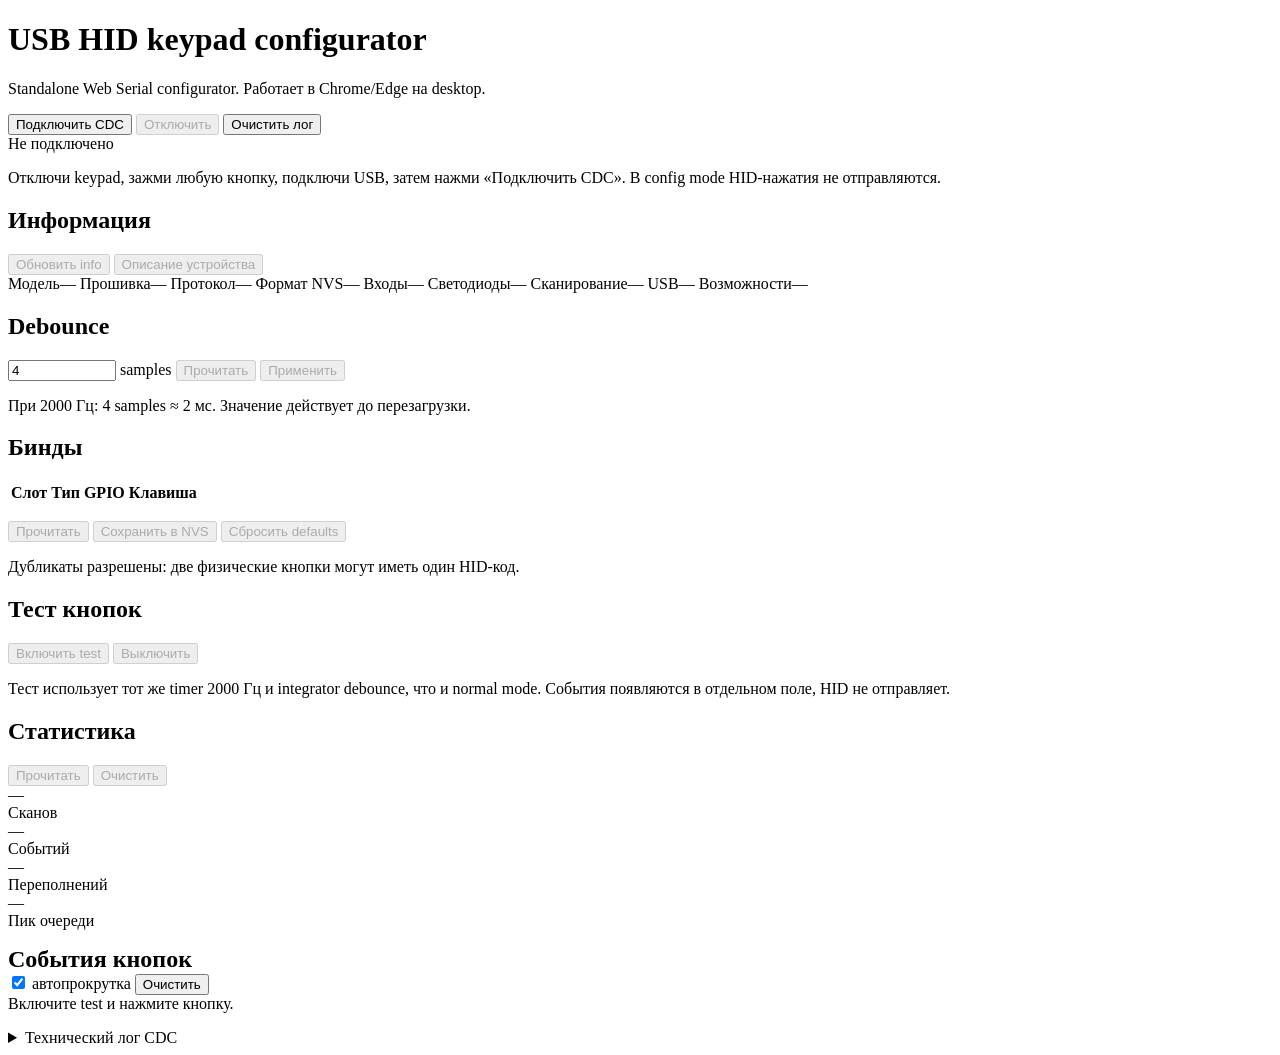
<file: docs/src/configurator/template.html>
<!doctype html>
<html lang="ru">
<head>
  <meta charset="utf-8">
  <meta name="viewport" content="width=device-width, initial-scale=1">
  <title>USB HID keypad configurator</title>
  <!-- __STYLE__ -->
</head>
<body>
<main>
  <h1>USB HID keypad configurator</h1>
  <p class="subtitle">Standalone Web Serial configurator. Работает в Chrome/Edge на desktop.</p>

  <section class="panel">
    <div class="toolbar">
      <button id="connect">Подключить CDC</button>
      <button id="disconnect" class="secondary" disabled>Отключить</button>
      <button id="clearLog" class="secondary">Очистить лог</button>
    </div>
    <div class="status"><span id="dot" class="dot"></span><span id="status">Не подключено</span></div>
    <p class="hint">Отключи keypad, зажми любую кнопку, подключи USB, затем нажми «Подключить CDC». В config mode HID-нажатия не отправляются.</p>
    <p id="unsupported" class="hint unsupported" hidden>Этот браузер не поддерживает Web Serial API. Используй Chrome или Edge на desktop.</p>
  </section>

  <div class="grid" style="margin-top:16px">
    <section class="panel">
      <h2>Информация</h2>
      <div class="actions">
        <button id="info" class="secondary" disabled>Обновить info</button>
        <button id="getDevice" class="secondary" disabled>Описание устройства</button>
      </div>
      <div id="infoOutput" class="info-grid">
        <span class="info-label">Модель</span><span class="info-value" id="infoModel">—</span>
        <span class="info-label">Прошивка</span><span class="info-value" id="infoFirmware">—</span>
        <span class="info-label">Протокол</span><span class="info-value" id="infoProtocol">—</span>
        <span class="info-label">Формат NVS</span><span class="info-value" id="infoConfigVersion">—</span>
        <span class="info-label">Входы</span><span class="info-value" id="infoInputs">—</span>
        <span class="info-label">Светодиоды</span><span class="info-value" id="infoLeds">—</span>
        <span class="info-label">Сканирование</span><span class="info-value" id="infoScan">—</span>
        <span class="info-label">USB</span><span class="info-value" id="infoUsb">—</span>
        <span class="info-label">Возможности</span><span class="info-value" id="infoCapabilities">—</span>
      </div>
    </section>
    <section class="panel">
      <h2>Debounce</h2>
      <div class="toolbar">
        <input id="debounceValue" type="number" min="1" max="255" value="4" style="width:100px">
        <span>samples</span>
        <button id="readDebounce" class="secondary" disabled>Прочитать</button>
        <button id="setDebounce" disabled>Применить</button>
      </div>
      <p class="hint">При 2000 Гц: 4 samples ≈ 2 мс. Значение действует до перезагрузки.</p>
    </section>
  </div>

  <section class="panel" style="margin-top:16px">
    <h2>Бинды</h2>
    <table>
      <thead><tr><th>Слот</th><th>Тип</th><th>GPIO</th><th>Клавиша</th></tr></thead>
      <tbody id="bindings"></tbody>
    </table>
    <div class="actions" style="margin-top:16px">
      <button id="readBindings" class="secondary" disabled>Прочитать</button>
      <button id="save" disabled>Сохранить в NVS</button>
      <button id="reset" class="danger" disabled>Сбросить defaults</button>
    </div>
    <p class="hint">Дубликаты разрешены: две физические кнопки могут иметь один HID-код.</p>
  </section>

  <div class="grid" style="margin-top:16px">
    <section class="panel">
      <h2>Тест кнопок</h2>
      <div class="actions">
        <button id="testOn" disabled>Включить test</button>
        <button id="testOff" class="secondary" disabled>Выключить</button>
      </div>
      <p class="hint">Тест использует тот же timer 2000 Гц и integrator debounce, что и normal mode. События появляются в отдельном поле, HID не отправляет.</p>
    </section>
    <section class="panel">
      <h2>Статистика</h2>
      <div class="actions">
        <button id="readStats" class="secondary" disabled>Прочитать</button>
        <button id="clearStats" class="secondary" disabled>Очистить</button>
      </div>
      <div class="stats-grid" aria-live="polite">
        <div class="stat-tile"><div class="stat-value" id="statsScan">—</div><div class="stat-label">Сканов</div></div>
        <div class="stat-tile"><div class="stat-value" id="statsEvents">—</div><div class="stat-label">Событий</div></div>
        <div class="stat-tile"><div class="stat-value" id="statsOverflow">—</div><div class="stat-label">Переполнений</div></div>
        <div class="stat-tile"><div class="stat-value" id="statsQueue">—</div><div class="stat-label">Пик очереди</div></div>
      </div>
    </section>
  </div>

  <section class="panel" style="margin-top:16px">
    <div class="toolbar">
      <h2 style="margin:0; flex:1">События кнопок</h2>
      <label class="hint" style="margin:0"><input id="autoScrollEvents" type="checkbox" checked> автопрокрутка</label>
      <button id="clearEvents" class="secondary">Очистить</button>
    </div>
    <div id="events" class="events mono empty-state" aria-live="polite">Включите test и нажмите кнопку.</div>
  </section>

  <details class="panel" style="margin-top:16px">
    <summary>Технический лог CDC</summary>
    <pre id="log" class="mono"></pre>
  </details>
</main>
<!-- __SCRIPT__ -->
</body>
</html>
</file>
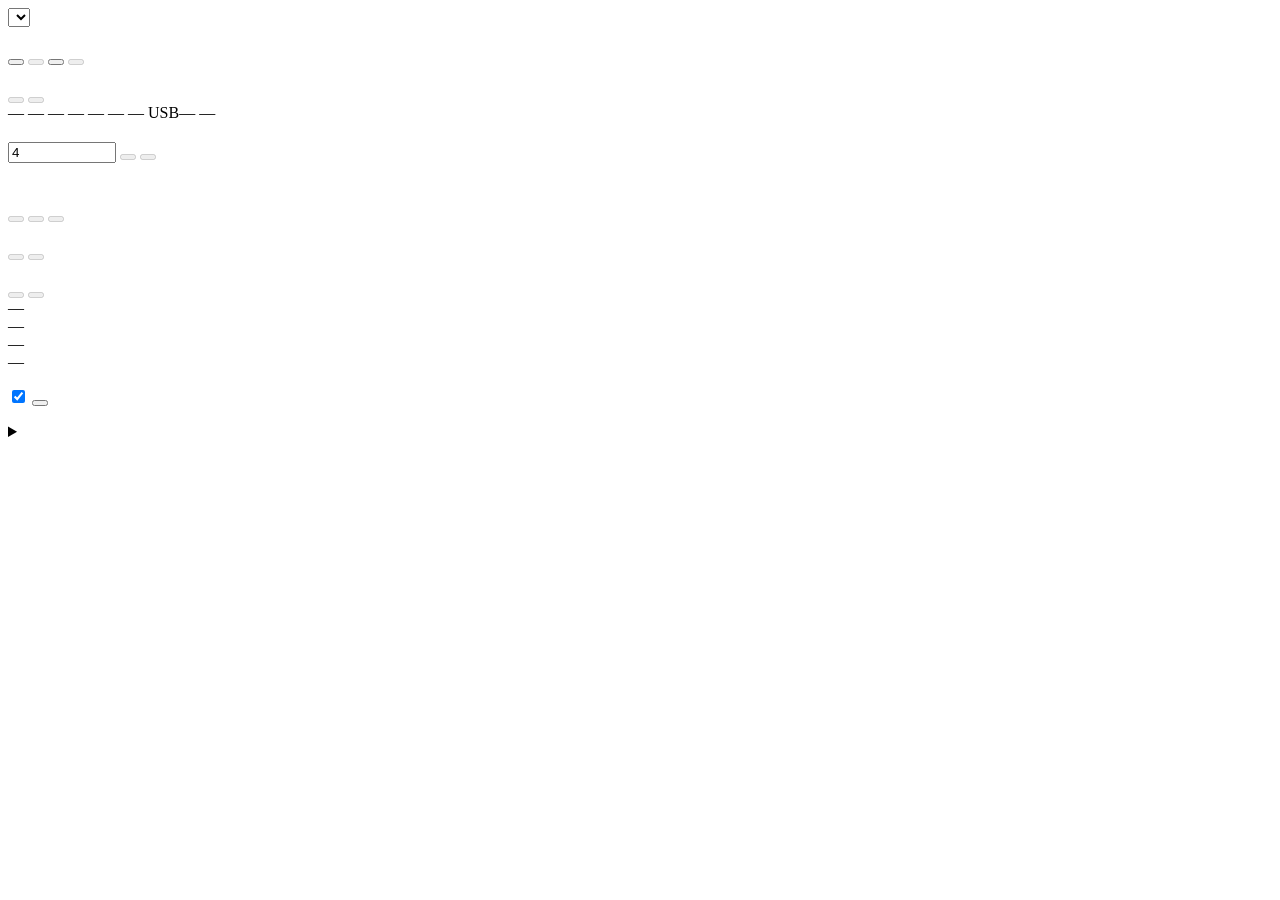
<file: utils/src/configurator/template.html>
<!doctype html>
<html lang="ru">
<head>
  <meta charset="utf-8">
  <meta name="viewport" content="width=device-width, initial-scale=1">
  <title>USB HID keypad configurator</title>
  <!-- __STYLE__ -->
</head>
<body>
<main>
  <div class="language-picker"><select id="langSelect" data-always="true" aria-label="Language"><option value="ru" data-i18n="russian"></option><option value="en" data-i18n="english"></option></select></div>
  <h1 data-i18n="pageTitle"></h1>
  <p class="subtitle" data-i18n="subtitle"></p>

  <section class="panel">
    <div class="toolbar">
      <button id="connect" data-i18n="connect"></button>
      <button id="disconnect" data-i18n="disconnect" class="secondary" disabled></button>
      <button id="clearLog" data-i18n="clearLog" class="secondary"></button>
      <button id="boot" data-i18n="boot" class="danger" disabled></button>
    </div>
    <div class="status"><span id="dot" class="dot"></span><span id="status" data-i18n="notConnected"></span></div>
    <p class="hint" data-i18n="hintConnect"></p>
    <p id="unsupported" data-i18n="unsupported" class="hint unsupported" hidden></p>
  </section>

  <div class="grid" style="margin-top:16px">
    <section class="panel">
      <h2 data-i18n="info"></h2>
      <div class="actions">
        <button id="info" data-i18n="info" class="secondary" disabled></button>
        <button id="getDevice" data-i18n="deviceDescriptor" class="secondary" disabled></button>
      </div>
      <div id="infoOutput" class="info-grid">
        <span class="info-label" data-i18n="model"></span><span class="info-value" id="infoModel">—</span>
        <span class="info-label" data-i18n="firmware"></span><span class="info-value" id="infoFirmware">—</span>
        <span class="info-label" data-i18n="protocol"></span><span class="info-value" id="infoProtocol">—</span>
        <span class="info-label" data-i18n="nvsFormat"></span><span class="info-value" id="infoConfigVersion">—</span>
        <span class="info-label" data-i18n="inputs"></span><span class="info-value" id="infoInputs">—</span>
        <span class="info-label" data-i18n="leds"></span><span class="info-value" id="infoLeds">—</span>
        <span class="info-label" data-i18n="scan"></span><span class="info-value" id="infoScan">—</span>
        <span class="info-label">USB</span><span class="info-value" id="infoUsb">—</span>
        <span class="info-label" data-i18n="capabilities"></span><span class="info-value" id="infoCapabilities">—</span>
      </div>
    </section>
    <section class="panel">
      <h2 data-i18n="debounce"></h2>
      <div class="toolbar">
        <input id="debounceValue" type="number" min="1" max="255" value="4" style="width:100px">
        <span data-i18n="samples"></span>
        <button id="readDebounce" data-i18n="read" class="secondary" disabled></button>
        <button id="setDebounce" data-i18n="apply" disabled></button>
      </div>
      <p class="hint" data-i18n="debounceHint"></p>
    </section>
  </div>

  <section class="panel" style="margin-top:16px">
    <h2 data-i18n="bindings"></h2>
    <table>
      <thead><tr><th data-i18n="slot"></th><th data-i18n="type"></th><th data-i18n="gpio"></th><th data-i18n="key"></th></tr></thead>
      <tbody id="bindings"></tbody>
    </table>
    <div class="actions" style="margin-top:16px">
      <button id="readBindings" data-i18n="read" class="secondary" disabled></button>
      <button id="save" data-i18n="save" disabled></button>
      <button id="reset" data-i18n="reset" class="danger" disabled></button>
    </div>
    <p class="hint" data-i18n="duplicates"></p>
  </section>

  <div class="grid" style="margin-top:16px">
    <section class="panel">
      <h2 data-i18n="test"></h2>
      <div class="actions">
        <button id="testOn" data-i18n="enableTest" disabled></button>
        <button id="testOff" data-i18n="disable" class="secondary" disabled></button>
      </div>
      <p class="hint" data-i18n="testHint"></p>
    </section>
    <section class="panel">
      <h2 data-i18n="stats"></h2>
      <div class="actions">
        <button id="readStats" data-i18n="read" class="secondary" disabled></button>
        <button id="clearStats" data-i18n="clear" class="secondary" disabled></button>
      </div>
      <div class="stats-grid" aria-live="polite">
        <div class="stat-tile"><div class="stat-value" id="statsScan">—</div><div class="stat-label" data-i18n="scans"></div></div>
        <div class="stat-tile"><div class="stat-value" id="statsEvents">—</div><div class="stat-label" data-i18n="events"></div></div>
        <div class="stat-tile"><div class="stat-value" id="statsOverflow">—</div><div class="stat-label" data-i18n="overflows"></div></div>
        <div class="stat-tile"><div class="stat-value" id="statsQueue">—</div><div class="stat-label" data-i18n="queuePeak"></div></div>
      </div>
    </section>
  </div>

  <section class="panel" style="margin-top:16px">
    <div class="toolbar">
      <h2 style="margin:0; flex:1" data-i18n="buttonEvents"></h2>
      <label class="hint" style="margin:0"><input id="autoScrollEvents" type="checkbox" checked> <span data-i18n="autoScroll"></span></label>
      <button id="clearEvents" data-i18n="clear" class="secondary"></button>
    </div>
    <div id="events" class="events mono empty-state" aria-live="polite" data-i18n="emptyState"></div>
  </section>

  <details class="panel" style="margin-top:16px">
    <summary data-i18n="cdcLog"></summary>
    <pre id="log" data-i18n="cdcLog" class="mono"></pre>
  </details>
</main>
<!-- __SCRIPT__ -->
</body>
</html>
</file>
